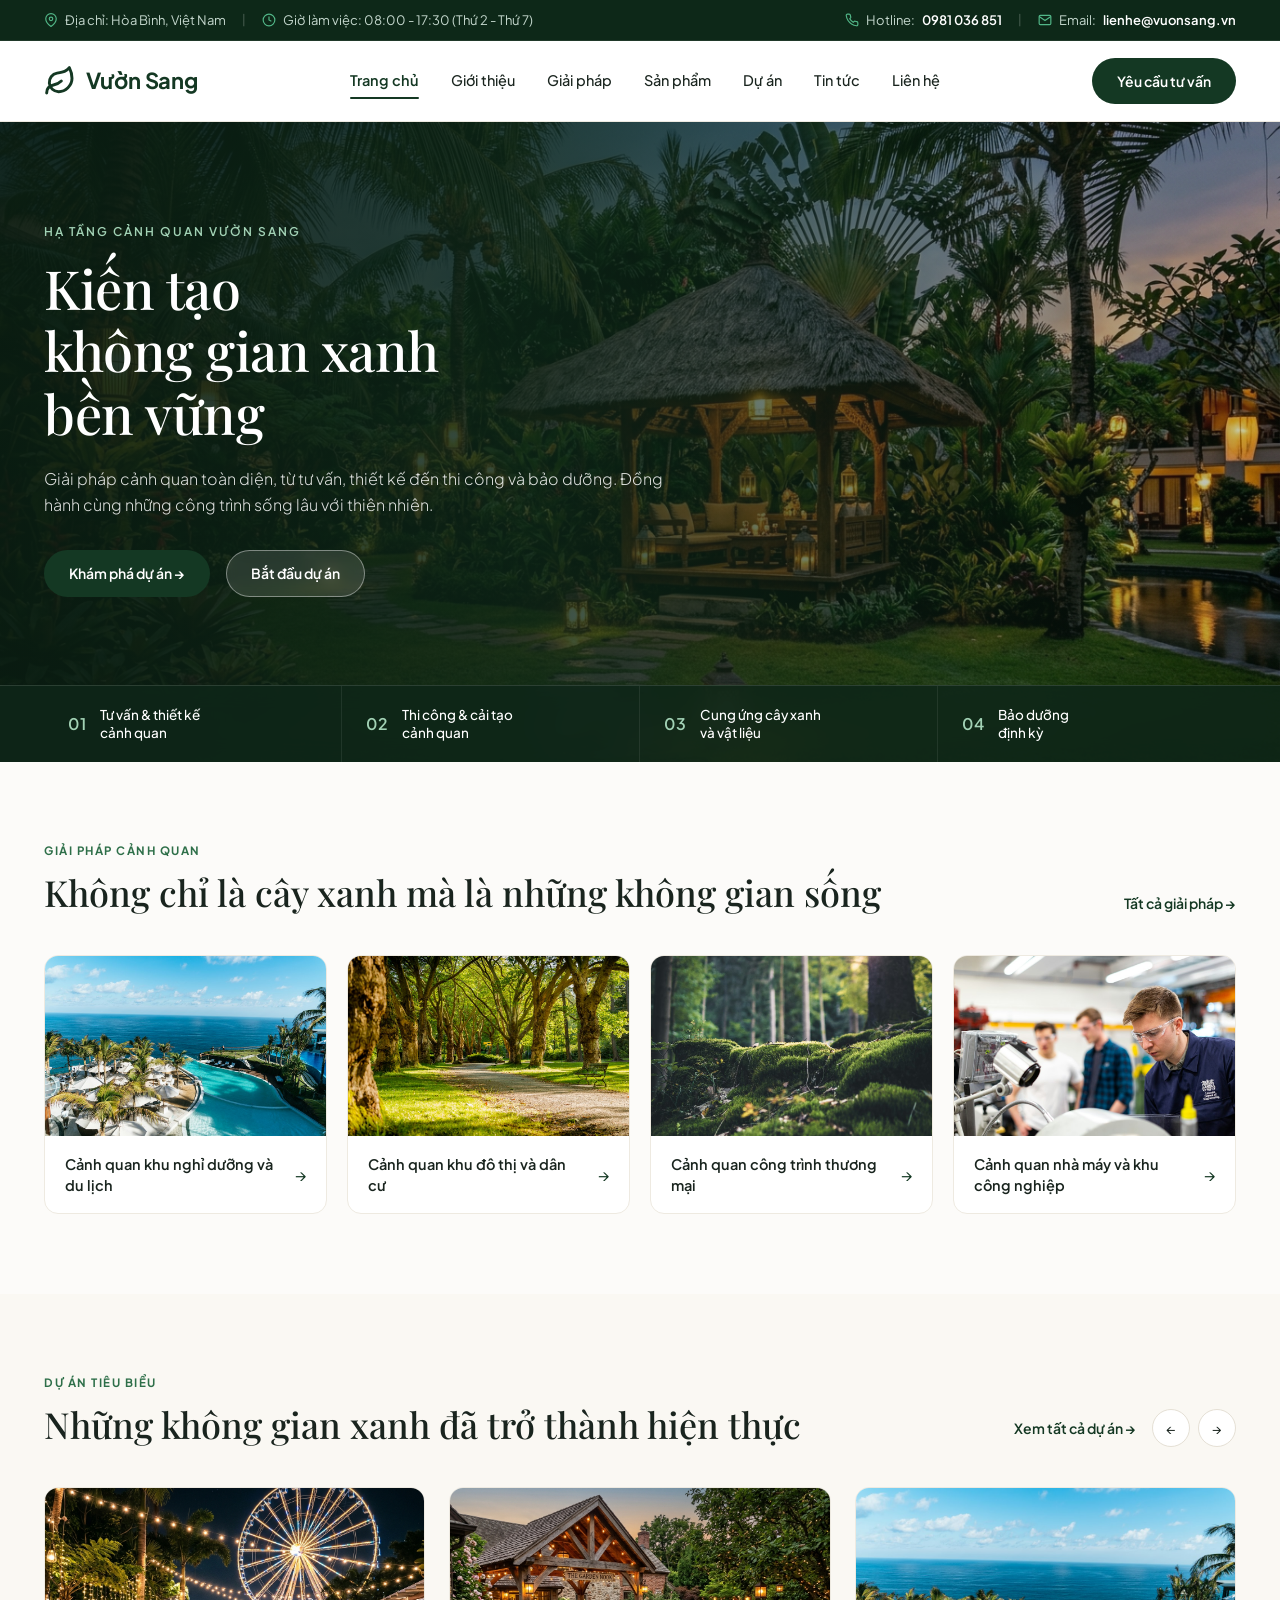
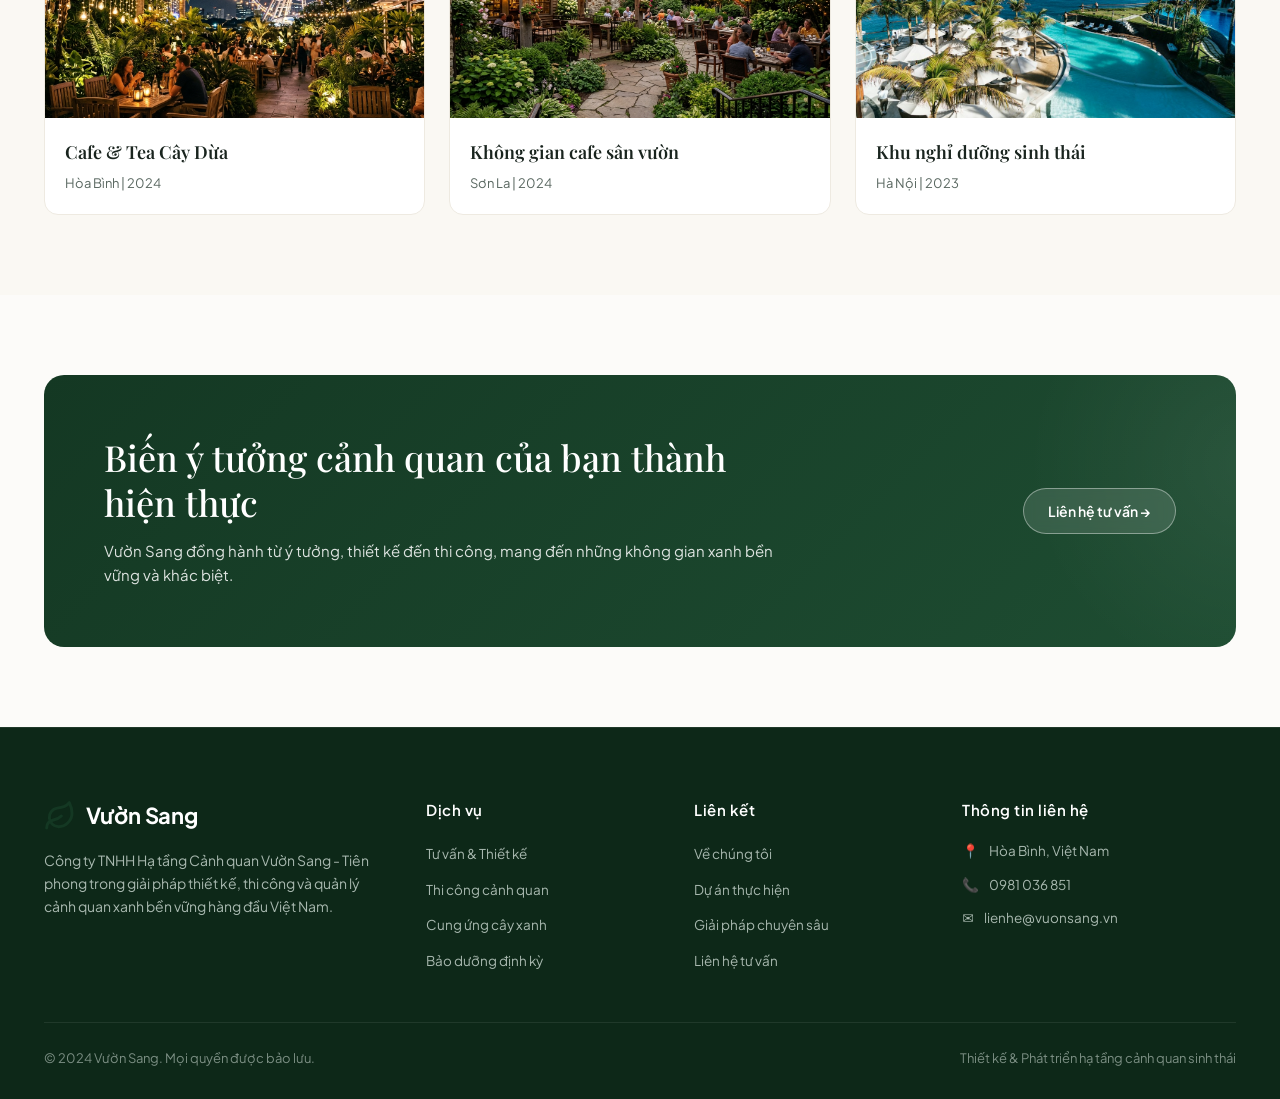
<file: index.html>
<!DOCTYPE html>
<html lang="vi">
<head>
  <meta charset="UTF-8">
  <meta name="viewport" content="width=device-width, initial-scale=1.0">
  <title>Vườn Sang - Hạ Tầng Cảnh Quan | Kiến Tạo Không Gian Xanh Bền Vững</title>
  <meta name="description" content="Giải pháp cảnh quan toàn diện từ tư vấn, thiết kế đến thi công và bảo dưỡng. Vườn Sang đồng hành kiến tạo không gian xanh bền vững.">
  <link rel="stylesheet" href="css/style.css">
  <link rel="stylesheet" href="css/animations.css">
</head>
<body>

  <!-- Top Contact Bar -->
  <div class="top-header-bar">
    <div class="container">
      <div class="top-bar-inner">
        <div class="top-bar-left">
          <span class="top-bar-item">
            <svg width="14" height="14" viewBox="0 0 24 24" fill="none" stroke="currentColor" stroke-width="2"><path d="M21 10c0 7-9 13-9 13s-9-6-9-13a9 9 0 0 1 18 0z"></path><circle cx="12" cy="10" r="3"></circle></svg>
            Địa chỉ: Hòa Bình, Việt Nam
          </span>
          <span class="top-bar-divider">|</span>
          <span class="top-bar-item">
            <svg width="14" height="14" viewBox="0 0 24 24" fill="none" stroke="currentColor" stroke-width="2"><circle cx="12" cy="12" r="10"></circle><polyline points="12 6 12 12 16 14"></polyline></svg>
            Giờ làm việc: 08:00 - 17:30 (Thứ 2 - Thứ 7)
          </span>
        </div>
        <div class="top-bar-right">
          <a href="tel:0981036851" class="top-bar-item">
            <svg width="14" height="14" viewBox="0 0 24 24" fill="none" stroke="currentColor" stroke-width="2"><path d="M22 16.92v3a2 2 0 0 1-2.18 2 19.79 19.79 0 0 1-8.63-3.07 19.5 19.5 0 0 1-6-6 19.79 19.79 0 0 1-3.07-8.67A2 2 0 0 1 4.11 2h3a2 2 0 0 1 2 1.72 12.84 12.84 0 0 0 .7 2.81 2 2 0 0 1-.45 2.11L8.09 9.91a16 16 0 0 0 6 6l1.27-1.27a2 2 0 0 1 2.11-.45 12.84 12.84 0 0 0 2.81.7A2 2 0 0 1 22 16.92z"></path></svg>
            Hotline: <strong>0981 036 851</strong>
          </a>
          <span class="top-bar-divider">|</span>
          <a href="mailto:lienhe@vuonsang.vn" class="top-bar-item">
            <svg width="14" height="14" viewBox="0 0 24 24" fill="none" stroke="currentColor" stroke-width="2"><path d="M4 4h16c1.1 0 2 .9 2 2v12c0 1.1-.9 2-2 2H4c-1.1 0-2-.9-2-2V6c0-1.1.9-2 2-2z"></path><polyline points="22,6 12,13 2,6"></polyline></svg>
            Email: <strong>lienhe@vuonsang.vn</strong>
          </a>
        </div>
      </div>
    </div>
  </div>

  <!-- Header / Navbar -->
  <header class="site-header" id="main-header">
    <div class="container">
      <div class="navbar-inner">
        <a href="index.html" class="logo-brand">
          <svg class="logo-icon" viewBox="0 0 24 24" fill="none" stroke="currentColor" stroke-width="2.2" stroke-linecap="round" stroke-linejoin="round">
            <path d="M11 20A7 7 0 0 1 9.8 6.1C15.5 5 17 4.48 19 2c1 2 2 4.18 2 8 0 5.5-4.78 10-10 10Z"/>
            <path d="M2 21c0-3 1.85-5.36 5.08-6C9.5 14.52 12 13 13 12"/>
          </svg>
          <span>Vườn Sang</span>
        </a>

        <nav class="nav-menu" id="nav-menu">
          <a href="index.html" class="nav-link active">Trang chủ</a>
          <a href="gioi-thieu.html" class="nav-link">Giới thiệu</a>
          <a href="giai-phap.html" class="nav-link">Giải pháp</a>
          <a href="giai-phap.html#vat-lieu" class="nav-link">Sản phẩm</a>
          <a href="du-an.html" class="nav-link">Dự án</a>
          <a href="gioi-thieu.html#tin-tuc" class="nav-link">Tin tức</a>
          <a href="lien-he.html" class="nav-link">Liên hệ</a>
        </nav>

        <div class="nav-cta">
          <a href="lien-he.html" class="btn-pill btn-primary">Yêu cầu tư vấn</a>
        </div>

        <button class="mobile-toggle" aria-label="Toggle navigation menu">
          <svg width="24" height="24" viewBox="0 0 24 24" fill="none" stroke="currentColor" stroke-width="2">
            <line x1="3" y1="12" x2="21" y2="12"></line>
            <line x1="3" y1="6" x2="21" y2="6"></line>
            <line x1="3" y1="18" x2="21" y2="18"></line>
          </svg>
        </button>
      </div>
    </div>
  </header>

  <!-- Hero Section -->
  <section class="hero-home">
    <div class="hero-overlay"></div>
    <div class="container">
      <div class="hero-content">
        <span class="sub-badge">HẠ TẦNG CẢNH QUAN VƯỜN SANG</span>
        <h1 class="hero-title">Kiến tạo<br>không gian xanh<br>bền vững</h1>
        <p class="hero-desc">
          Giải pháp cảnh quan toàn diện, từ tư vấn, thiết kế đến thi công và bảo dưỡng. Đồng hành cùng những công trình sống lâu với thiên nhiên.
        </p>
        <div class="hero-actions">
          <a href="du-an.html" class="btn-pill btn-primary">
            Khám phá dự án &rarr;
          </a>
          <a href="lien-he.html" class="btn-pill btn-outline-white">
            Bắt đầu dự án
          </a>
        </div>
      </div>
    </div>

    <!-- Hero Bottom Highlights Strip -->
    <div class="hero-bottom-strip">
      <div class="container">
        <div class="hero-strip-grid">
          <a href="giai-phap.html#tu-van" class="hero-strip-item">
            <span class="strip-num">01</span>
            <span class="strip-title">Tư vấn &amp; thiết kế<br>cảnh quan</span>
          </a>
          <a href="giai-phap.html#thi-cong" class="hero-strip-item">
            <span class="strip-num">02</span>
            <span class="strip-title">Thi công &amp; cải tạo<br>cảnh quan</span>
          </a>
          <a href="giai-phap.html#cung-ung" class="hero-strip-item">
            <span class="strip-num">03</span>
            <span class="strip-title">Cung ứng cây xanh<br>và vật liệu</span>
          </a>
          <a href="giai-phap.html#bao-duong" class="hero-strip-item">
            <span class="strip-num">04</span>
            <span class="strip-title">Bảo dưỡng<br>định kỳ</span>
          </a>
        </div>
      </div>
    </div>
  </section>

  <!-- Section: Giải pháp cảnh quan -->
  <section class="section-padding">
    <div class="container">
      <div class="section-head-row">
        <div>
          <span class="section-tag">GIẢI PHÁP CẢNH QUAN</span>
          <h2 class="section-title">Không chỉ là cây xanh mà là những không gian sống</h2>
        </div>
        <div>
          <a href="giai-phap.html" class="view-all-link">Tất cả giải pháp &rarr;</a>
        </div>
      </div>

      <div class="solutions-grid">
        <!-- Solution 1 -->
        <a href="du-an.html?cat=resort" class="solution-card">
          <div class="solution-card-img">
            <img src="images/resort_sinh_thai.jpg" alt="Cảnh quan khu nghỉ dưỡng và du lịch" loading="lazy">
          </div>
          <div class="solution-card-body">
            <span class="solution-card-title">Cảnh quan khu nghỉ dưỡng và du lịch</span>
            <span class="card-arrow">&rarr;</span>
          </div>
        </a>

        <!-- Solution 2 -->
        <a href="du-an.html?cat=dothi" class="solution-card">
          <div class="solution-card-img">
            <img src="images/khu_do_thi_sinh_thai.jpg" alt="Cảnh quan khu đô thị và dân cư" loading="lazy">
          </div>
          <div class="solution-card-body">
            <span class="solution-card-title">Cảnh quan khu đô thị và dân cư</span>
            <span class="card-arrow">&rarr;</span>
          </div>
        </a>

        <!-- Solution 3 -->
        <a href="du-an.html?cat=thuongmai" class="solution-card">
          <div class="solution-card-img">
            <img src="images/canh_quan_thuong_mai.jpg" alt="Cảnh quan công trình thương mại" loading="lazy">
          </div>
          <div class="solution-card-body">
            <span class="solution-card-title">Cảnh quan công trình thương mại</span>
            <span class="card-arrow">&rarr;</span>
          </div>
        </a>

        <!-- Solution 4 -->
        <a href="du-an.html?cat=nhamay" class="solution-card">
          <div class="solution-card-img">
            <img src="images/canh_quan_nha_may.jpg" alt="Cảnh quan nhà máy và khu công nghiệp" loading="lazy">
          </div>
          <div class="solution-card-body">
            <span class="solution-card-title">Cảnh quan nhà máy và khu công nghiệp</span>
            <span class="card-arrow">&rarr;</span>
          </div>
        </a>
      </div>
    </div>
  </section>

  <!-- Section: Dự án tiêu biểu -->
  <section class="section-padding" style="background: var(--bg-sand-light);">
    <div class="container">
      <div class="section-head-row">
        <div>
          <span class="section-tag">DỰ ÁN TIÊU BIỂU</span>
          <h2 class="section-title">Những không gian xanh đã trở thành hiện thực</h2>
        </div>
        <div class="projects-slider-controls">
          <a href="du-an.html" class="view-all-link">Xem tất cả dự án &rarr;</a>
          <div class="slider-arrows">
            <button class="slider-btn" id="prev-project" aria-label="Previous Project">&larr;</button>
            <button class="slider-btn" id="next-project" aria-label="Next Project">&rarr;</button>
          </div>
        </div>
      </div>

      <div class="projects-grid">
        <!-- Project 1 -->
        <a href="du-an-chi-tiet.html" class="project-card">
          <div class="project-card-img">
            <img src="images/cafe_cay_dua.jpg" alt="Cafe & Tea Cây Dừa" loading="lazy">
          </div>
          <div class="project-card-body">
            <h3 class="project-card-title">Cafe &amp; Tea Cây Dừa</h3>
            <p class="project-card-meta">Hòa Bình | 2024</p>
          </div>
        </a>

        <!-- Project 2 -->
        <a href="du-an-chi-tiet.html" class="project-card">
          <div class="project-card-img">
            <img src="images/cafe_san_vuon.jpg" alt="Không gian cafe sân vườn" loading="lazy">
          </div>
          <div class="project-card-body">
            <h3 class="project-card-title">Không gian cafe sân vườn</h3>
            <p class="project-card-meta">Sơn La | 2024</p>
          </div>
        </a>

        <!-- Project 3 -->
        <a href="du-an-chi-tiet.html" class="project-card">
          <div class="project-card-img">
            <img src="images/resort_sinh_thai.jpg" alt="Khu nghỉ dưỡng sinh thái" loading="lazy">
          </div>
          <div class="project-card-body">
            <h3 class="project-card-title">Khu nghỉ dưỡng sinh thái</h3>
            <p class="project-card-meta">Hà Nội | 2023</p>
          </div>
        </a>
      </div>
    </div>
  </section>

  <!-- CTA Banner Section -->
  <section class="section-padding">
    <div class="container">
      <div class="cta-banner">
        <div class="cta-banner-content">
          <h2 class="cta-title">Biến ý tưởng cảnh quan của bạn thành hiện thực</h2>
          <p class="cta-desc">
            Vườn Sang đồng hành từ ý tưởng, thiết kế đến thi công, mang đến những không gian xanh bền vững và khác biệt.
          </p>
        </div>
        <div class="cta-btn-wrap">
          <a href="lien-he.html" class="btn-pill btn-outline-white">
            Liên hệ tư vấn &rarr;
          </a>
        </div>
      </div>
    </div>
  </section>

  <!-- Footer -->
  <footer class="site-footer">
    <div class="container">
      <div class="footer-top-grid">
        <div class="footer-brand">
          <a href="index.html" class="logo-brand">
            <svg class="logo-icon" viewBox="0 0 24 24" fill="none" stroke="currentColor" stroke-width="2.2" stroke-linecap="round" stroke-linejoin="round">
              <path d="M11 20A7 7 0 0 1 9.8 6.1C15.5 5 17 4.48 19 2c1 2 2 4.18 2 8 0 5.5-4.78 10-10 10Z"/>
              <path d="M2 21c0-3 1.85-5.36 5.08-6C9.5 14.52 12 13 13 12"/>
            </svg>
            <span>Vườn Sang</span>
          </a>
          <p>
            Công ty TNHH Hạ tầng Cảnh quan Vườn Sang - Tiên phong trong giải pháp thiết kế, thi công và quản lý cảnh quan xanh bền vững hàng đầu Việt Nam.
          </p>
        </div>

        <div>
          <h4 class="footer-col-title">Dịch vụ</h4>
          <ul class="footer-links">
            <li><a href="giai-phap.html#tu-van">Tư vấn &amp; Thiết kế</a></li>
            <li><a href="giai-phap.html#thi-cong">Thi công cảnh quan</a></li>
            <li><a href="giai-phap.html#cung-ung">Cung ứng cây xanh</a></li>
            <li><a href="giai-phap.html#bao-duong">Bảo dưỡng định kỳ</a></li>
          </ul>
        </div>

        <div>
          <h4 class="footer-col-title">Liên kết</h4>
          <ul class="footer-links">
            <li><a href="gioi-thieu.html">Về chúng tôi</a></li>
            <li><a href="du-an.html">Dự án thực hiện</a></li>
            <li><a href="giai-phap.html">Giải pháp chuyên sâu</a></li>
            <li><a href="lien-he.html">Liên hệ tư vấn</a></li>
          </ul>
        </div>

        <div>
          <h4 class="footer-col-title">Thông tin liên hệ</h4>
          <ul class="footer-contact-list">
            <li>
              <span>📍</span>
              <span>Hòa Bình, Việt Nam</span>
            </li>
            <li>
              <span>📞</span>
              <span>0981 036 851</span>
            </li>
            <li>
              <span>✉️</span>
              <span>lienhe@vuonsang.vn</span>
            </li>
          </ul>
        </div>
      </div>

      <div class="footer-bottom">
        <div>&copy; 2024 Vườn Sang. Mọi quyền được bảo lưu.</div>
        <div>Thiết kế &amp; Phát triển hạ tầng cảnh quan sinh thái</div>
      </div>
    </div>
  </footer>

  <script src="js/main.js"></script>
</body>
</html>
</file>
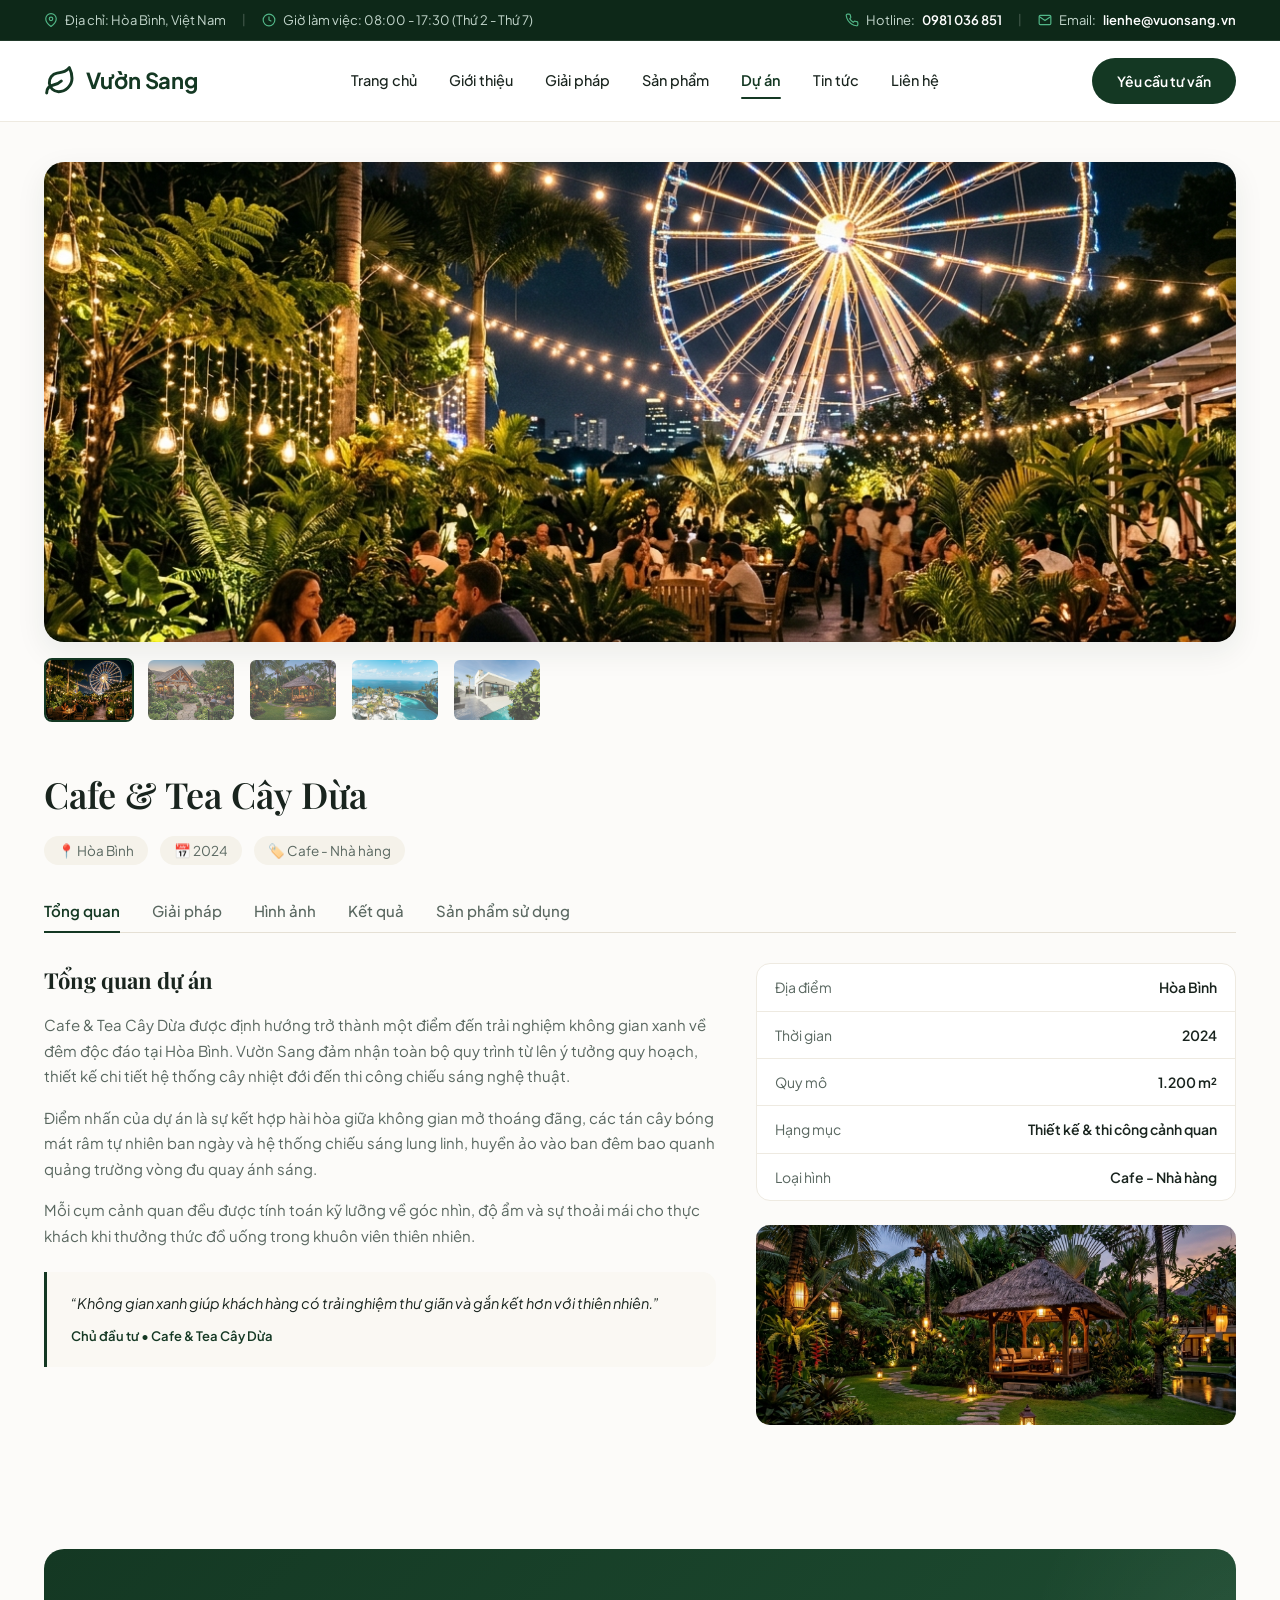
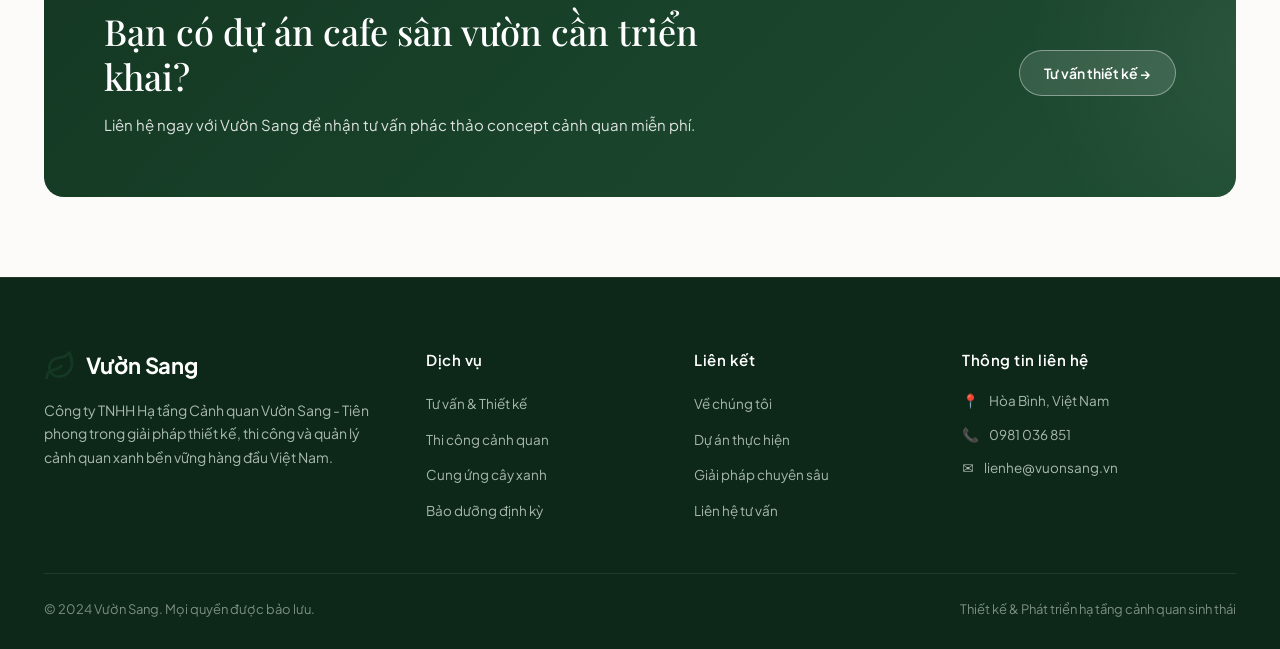
<file: du-an-chi-tiet.html>
<!DOCTYPE html>
<html lang="vi">
<head>
  <meta charset="UTF-8">
  <meta name="viewport" content="width=device-width, initial-scale=1.0">
  <title>Cafe & Tea Cây Dừa - Chi Tiết Dự Án | Vườn Sang</title>
  <meta name="description" content="Chi tiết dự án cảnh quan Cafe & Tea Cây Dừa tại Hòa Bình. Thiết kế cảnh quan cafe sân vườn kết hợp ánh sáng nghệ thuật và thảm thực vật sinh thái.">
  <link rel="stylesheet" href="css/style.css">
  <link rel="stylesheet" href="css/animations.css">
</head>
<body>

  <!-- Top Contact Bar -->
  <div class="top-header-bar">
    <div class="container">
      <div class="top-bar-inner">
        <div class="top-bar-left">
          <span class="top-bar-item">
            <svg width="14" height="14" viewBox="0 0 24 24" fill="none" stroke="currentColor" stroke-width="2"><path d="M21 10c0 7-9 13-9 13s-9-6-9-13a9 9 0 0 1 18 0z"></path><circle cx="12" cy="10" r="3"></circle></svg>
            Địa chỉ: Hòa Bình, Việt Nam
          </span>
          <span class="top-bar-divider">|</span>
          <span class="top-bar-item">
            <svg width="14" height="14" viewBox="0 0 24 24" fill="none" stroke="currentColor" stroke-width="2"><circle cx="12" cy="12" r="10"></circle><polyline points="12 6 12 12 16 14"></polyline></svg>
            Giờ làm việc: 08:00 - 17:30 (Thứ 2 - Thứ 7)
          </span>
        </div>
        <div class="top-bar-right">
          <a href="tel:0981036851" class="top-bar-item">
            <svg width="14" height="14" viewBox="0 0 24 24" fill="none" stroke="currentColor" stroke-width="2"><path d="M22 16.92v3a2 2 0 0 1-2.18 2 19.79 19.79 0 0 1-8.63-3.07 19.5 19.5 0 0 1-6-6 19.79 19.79 0 0 1-3.07-8.67A2 2 0 0 1 4.11 2h3a2 2 0 0 1 2 1.72 12.84 12.84 0 0 0 .7 2.81 2 2 0 0 1-.45 2.11L8.09 9.91a16 16 0 0 0 6 6l1.27-1.27a2 2 0 0 1 2.11-.45 12.84 12.84 0 0 0 2.81.7A2 2 0 0 1 22 16.92z"></path></svg>
            Hotline: <strong>0981 036 851</strong>
          </a>
          <span class="top-bar-divider">|</span>
          <a href="mailto:lienhe@vuonsang.vn" class="top-bar-item">
            <svg width="14" height="14" viewBox="0 0 24 24" fill="none" stroke="currentColor" stroke-width="2"><path d="M4 4h16c1.1 0 2 .9 2 2v12c0 1.1-.9 2-2 2H4c-1.1 0-2-.9-2-2V6c0-1.1.9-2 2-2z"></path><polyline points="22,6 12,13 2,6"></polyline></svg>
            Email: <strong>lienhe@vuonsang.vn</strong>
          </a>
        </div>
      </div>
    </div>
  </div>

  <!-- Header / Navbar -->
  <header class="site-header">
    <div class="container">
      <div class="navbar-inner">
        <a href="index.html" class="logo-brand">
          <svg class="logo-icon" viewBox="0 0 24 24" fill="none" stroke="currentColor" stroke-width="2.2" stroke-linecap="round" stroke-linejoin="round">
            <path d="M11 20A7 7 0 0 1 9.8 6.1C15.5 5 17 4.48 19 2c1 2 2 4.18 2 8 0 5.5-4.78 10-10 10Z"/>
            <path d="M2 21c0-3 1.85-5.36 5.08-6C9.5 14.52 12 13 13 12"/>
          </svg>
          <span>Vườn Sang</span>
        </a>

        <nav class="nav-menu">
          <a href="index.html" class="nav-link">Trang chủ</a>
          <a href="gioi-thieu.html" class="nav-link">Giới thiệu</a>
          <a href="giai-phap.html" class="nav-link">Giải pháp</a>
          <a href="giai-phap.html#vat-lieu" class="nav-link">Sản phẩm</a>
          <a href="du-an.html" class="nav-link active">Dự án</a>
          <a href="gioi-thieu.html#tin-tuc" class="nav-link">Tin tức</a>
          <a href="lien-he.html" class="nav-link">Liên hệ</a>
        </nav>

        <div class="nav-cta">
          <a href="lien-he.html" class="btn-pill btn-primary">Yêu cầu tư vấn</a>
        </div>

        <button class="mobile-toggle" aria-label="Toggle navigation menu">
          <svg width="24" height="24" viewBox="0 0 24 24" fill="none" stroke="currentColor" stroke-width="2">
            <line x1="3" y1="12" x2="21" y2="12"></line>
            <line x1="3" y1="6" x2="21" y2="6"></line>
            <line x1="3" y1="18" x2="21" y2="18"></line>
          </svg>
        </button>
      </div>
    </div>
  </header>

  <!-- Project Detail Main Content -->
  <main class="section-padding" style="padding-top: 40px;">
    <div class="container">
      
      <!-- Main Featured Image -->
      <div class="detail-hero-media">
        <img id="detail-main-img" src="images/cafe_cay_dua.jpg" alt="Cafe & Tea Cây Dừa - Hòa Bình" loading="eager">
      </div>

      <!-- Thumbnail Strip -->
      <div class="gallery-thumbs">
        <div class="gallery-thumb active" data-src="images/cafe_cay_dua.jpg">
          <img src="images/cafe_cay_dua.jpg" alt="Góc vòng quay mặt trời">
        </div>
        <div class="gallery-thumb" data-src="images/cafe_san_vuon.jpg">
          <img src="images/cafe_san_vuon.jpg" alt="Khu vực chòi ngắm cảnh">
        </div>
        <div class="gallery-thumb" data-src="images/hero_resort_garden.jpg">
          <img src="images/hero_resort_garden.jpg" alt="Hệ thống đèn lồng sân vườn">
        </div>
        <div class="gallery-thumb" data-src="images/resort_sinh_thai.jpg">
          <img src="images/resort_sinh_thai.jpg" alt="Không gian ăn uống ngoài trời">
        </div>
        <div class="gallery-thumb" data-src="images/garden_patio_meeting.jpg">
          <img src="images/garden_patio_meeting.jpg" alt="Bàn trà thư giãn">
        </div>
      </div>

      <!-- Project Header -->
      <div class="project-header-info">
        <h1 class="detail-title">Cafe &amp; Tea Cây Dừa</h1>
        <div class="detail-meta-pills">
          <span class="detail-meta-pill">📍 Hòa Bình</span>
          <span class="detail-meta-pill">📅 2024</span>
          <span class="detail-meta-pill">🏷️ Cafe - Nhà hàng</span>
        </div>
      </div>

      <!-- Project Tabs -->
      <div class="project-detail-tabs">
        <button class="detail-tab-btn active" data-tab="tab-overview">Tổng quan</button>
        <button class="detail-tab-btn" data-tab="tab-solutions">Giải pháp</button>
        <button class="detail-tab-btn" data-tab="tab-gallery">Hình ảnh</button>
        <button class="detail-tab-btn" data-tab="tab-results">Kết quả</button>
        <button class="detail-tab-btn" data-tab="tab-products">Sản phẩm sử dụng</button>
      </div>

      <!-- Tab Content: Overview -->
      <div class="tab-pane active" id="tab-overview">
        <div class="detail-body-grid">
          <!-- Left Column -->
          <div class="detail-text-content">
            <h3>Tổng quan dự án</h3>
            <p>
              Cafe &amp; Tea Cây Dừa được định hướng trở thành một điểm đến trải nghiệm không gian xanh về đêm độc đáo tại Hòa Bình. Vườn Sang đảm nhận toàn bộ quy trình từ lên ý tưởng quy hoạch, thiết kế chi tiết hệ thống cây nhiệt đới đến thi công chiếu sáng nghệ thuật.
            </p>
            <p>
              Điểm nhấn của dự án là sự kết hợp hài hòa giữa không gian mở thoáng đãng, các tán cây bóng mát râm tự nhiên ban ngày và hệ thống chiếu sáng lung linh, huyền ảo vào ban đêm bao quanh quảng trường vòng đu quay ánh sáng.
            </p>
            <p>
              Mỗi cụm cảnh quan đều được tính toán kỹ lưỡng về góc nhìn, độ ẩm và sự thoải mái cho thực khách khi thưởng thức đồ uống trong khuôn viên thiên nhiên.
            </p>

            <!-- Testimonial Quote -->
            <div class="quote-box">
              <p>“Không gian xanh giúp khách hàng có trải nghiệm thư giãn và gắn kết hơn với thiên nhiên.”</p>
              <span class="quote-author">Chủ đầu tư &bull; Cafe &amp; Tea Cây Dừa</span>
            </div>
          </div>

          <!-- Right Column -->
          <div>
            <div class="project-specs-table">
              <div class="specs-row">
                <span class="specs-label">Địa điểm</span>
                <span class="specs-value">Hòa Bình</span>
              </div>
              <div class="specs-row">
                <span class="specs-label">Thời gian</span>
                <span class="specs-value">2024</span>
              </div>
              <div class="specs-row">
                <span class="specs-label">Quy mô</span>
                <span class="specs-value">1.200 m²</span>
              </div>
              <div class="specs-row">
                <span class="specs-label">Hạng mục</span>
                <span class="specs-value">Thiết kế &amp; thi công cảnh quan</span>
              </div>
              <div class="specs-row">
                <span class="specs-label">Loại hình</span>
                <span class="specs-value">Cafe - Nhà hàng</span>
              </div>
            </div>

            <div class="specs-side-thumb">
              <img src="images/hero_resort_garden.jpg" alt="Cảnh quan chòi gỗ và lối đi đá" loading="lazy">
            </div>
          </div>
        </div>
      </div>

      <!-- Tab Content: Giải pháp -->
      <div class="tab-pane" id="tab-solutions">
        <div class="detail-text-content">
          <h3>Giải pháp kiến trúc cảnh quan</h3>
          <p>
            - Phân tầng cây xanh theo 3 lớp: cây bóng mát tầng cao (Dừa xiêm, Muồng hoàng yến), cây bụi tầng trung (Chuối cảnh, Trúc quân tử, Trầu bà) và thảm phủ nền (Cỏ nhung nhật kết hợp đá bước dạo cubic).
          </p>
          <p>
            - Hệ thống tưới tự động âm đất tiết kiệm nước và duy trì độ tươi tốt quanh năm.
          </p>
          <p>
            - Chiếu sáng LED 3000K ấm áp tạo chiều sâu và tôn vinh cấu trúc của từng tán lá khi màn đêm buông xuống.
          </p>
        </div>
      </div>

      <!-- Tab Content: Hình ảnh -->
      <div class="tab-pane" id="tab-gallery">
        <div class="solutions-grid" style="grid-template-columns: repeat(3, 1fr);">
          <div class="solution-card">
            <div class="solution-card-img" style="height: 220px;">
              <img src="images/cafe_cay_dua.jpg" alt="Góc vòng xoay">
            </div>
          </div>
          <div class="solution-card">
            <div class="solution-card-img" style="height: 220px;">
              <img src="images/cafe_san_vuon.jpg" alt="Chòi cafe gỗ">
            </div>
          </div>
          <div class="solution-card">
            <div class="solution-card-img" style="height: 220px;">
              <img src="images/resort_sinh_thai.jpg" alt="Khu bàn tiệc ngoài trời">
            </div>
          </div>
        </div>
      </div>

      <!-- Tab Content: Kết quả -->
      <div class="tab-pane" id="tab-results">
        <div class="detail-text-content">
          <h3>Kết quả đạt được</h3>
          <p>
            Sau khi đi vào hoạt động, Cafe &amp; Tea Cây Dừa đã trở thành địa điểm check-in và thư giãn hàng đầu khu vực, thu hút hơn 800 lượt khách mỗi ngày vào cuối tuần. Tỷ lệ phủ xanh đạt trên 65% tổng diện tích khuôn viên.
          </p>
        </div>
      </div>

      <!-- Tab Content: Sản phẩm sử dụng -->
      <div class="tab-pane" id="tab-products">
        <div class="detail-text-content">
          <h3>Cây trồng và vật liệu tiêu biểu</h3>
          <ul style="list-style: disc; margin-left: 20px; color: var(--text-secondary); line-height: 1.8;">
            <li>Cây Dừa nhiệt đới thuần dưỡng cao từ 4m - 6m</li>
            <li>Cây Dương xỉ cổ đại, Chuối hoa cảnh, Thiên điểu</li>
            <li>Đá lát tự nhiên Bazan khò mặt chống trơn trượt</li>
            <li>Hệ thống đèn nấm sân vườn chống nước IP67</li>
          </ul>
        </div>
      </div>

    </div>
  </main>

  <!-- CTA Banner -->
  <section class="section-padding" style="padding-top: 20px;">
    <div class="container">
      <div class="cta-banner">
        <div class="cta-banner-content">
          <h2 class="cta-title">Bạn có dự án cafe sân vườn cần triển khai?</h2>
          <p class="cta-desc">
            Liên hệ ngay với Vườn Sang để nhận tư vấn phác thảo concept cảnh quan miễn phí.
          </p>
        </div>
        <div class="cta-btn-wrap">
          <a href="lien-he.html" class="btn-pill btn-outline-white">
            Tư vấn thiết kế &rarr;
          </a>
        </div>
      </div>
    </div>
  </section>

  <!-- Footer -->
  <footer class="site-footer">
    <div class="container">
      <div class="footer-top-grid">
        <div class="footer-brand">
          <a href="index.html" class="logo-brand">
            <svg class="logo-icon" viewBox="0 0 24 24" fill="none" stroke="currentColor" stroke-width="2.2" stroke-linecap="round" stroke-linejoin="round">
              <path d="M11 20A7 7 0 0 1 9.8 6.1C15.5 5 17 4.48 19 2c1 2 2 4.18 2 8 0 5.5-4.78 10-10 10Z"/>
              <path d="M2 21c0-3 1.85-5.36 5.08-6C9.5 14.52 12 13 13 12"/>
            </svg>
            <span>Vườn Sang</span>
          </a>
          <p>
            Công ty TNHH Hạ tầng Cảnh quan Vườn Sang - Tiên phong trong giải pháp thiết kế, thi công và quản lý cảnh quan xanh bền vững hàng đầu Việt Nam.
          </p>
        </div>

        <div>
          <h4 class="footer-col-title">Dịch vụ</h4>
          <ul class="footer-links">
            <li><a href="giai-phap.html#tu-van">Tư vấn &amp; Thiết kế</a></li>
            <li><a href="giai-phap.html#thi-cong">Thi công cảnh quan</a></li>
            <li><a href="giai-phap.html#cung-ung">Cung ứng cây xanh</a></li>
            <li><a href="giai-phap.html#bao-duong">Bảo dưỡng định kỳ</a></li>
          </ul>
        </div>

        <div>
          <h4 class="footer-col-title">Liên kết</h4>
          <ul class="footer-links">
            <li><a href="gioi-thieu.html">Về chúng tôi</a></li>
            <li><a href="du-an.html">Dự án thực hiện</a></li>
            <li><a href="giai-phap.html">Giải pháp chuyên sâu</a></li>
            <li><a href="lien-he.html">Liên hệ tư vấn</a></li>
          </ul>
        </div>

        <div>
          <h4 class="footer-col-title">Thông tin liên hệ</h4>
          <ul class="footer-contact-list">
            <li><span>📍</span><span>Hòa Bình, Việt Nam</span></li>
            <li><span>📞</span><span>0981 036 851</span></li>
            <li><span>✉️</span><span>lienhe@vuonsang.vn</span></li>
          </ul>
        </div>
      </div>

      <div class="footer-bottom">
        <div>&copy; 2024 Vườn Sang. Mọi quyền được bảo lưu.</div>
        <div>Thiết kế &amp; Phát triển hạ tầng cảnh quan sinh thái</div>
      </div>
    </div>
  </footer>

  <script src="js/main.js"></script>
</body>
</html>
</file>
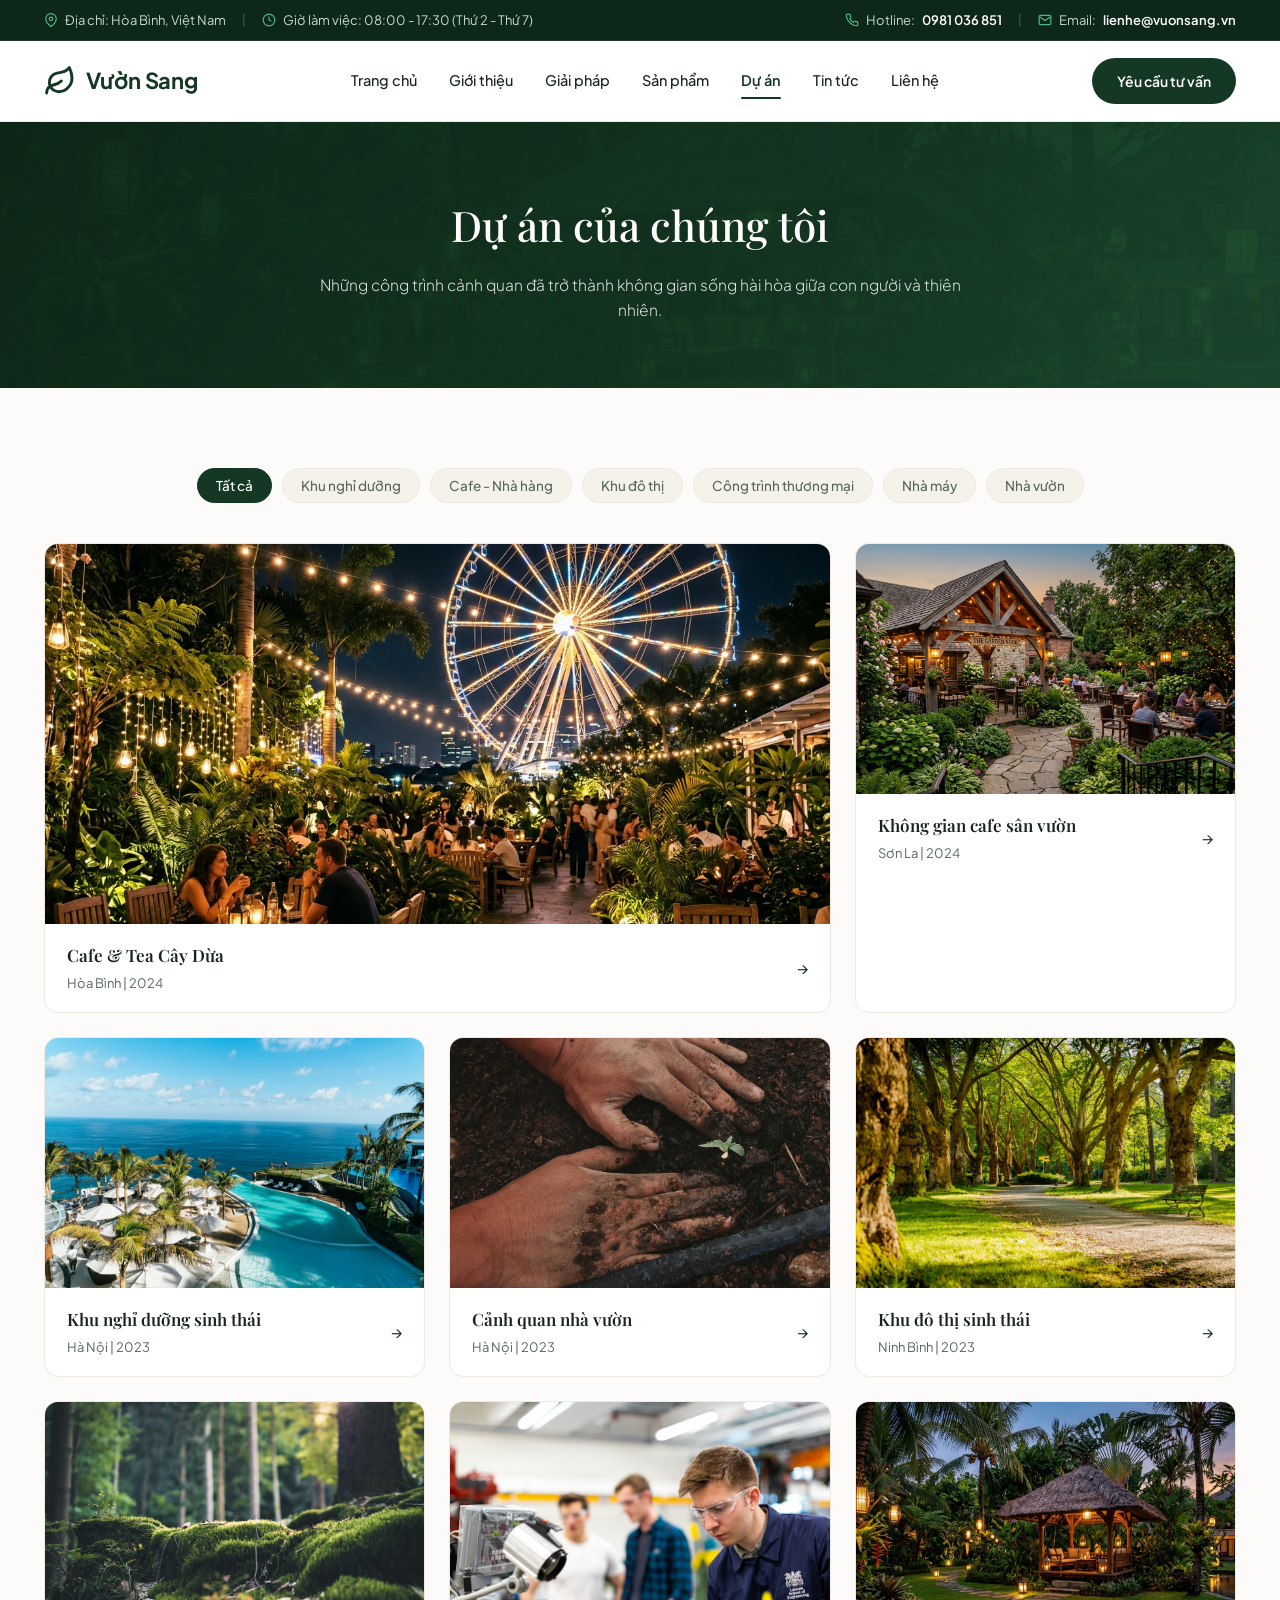
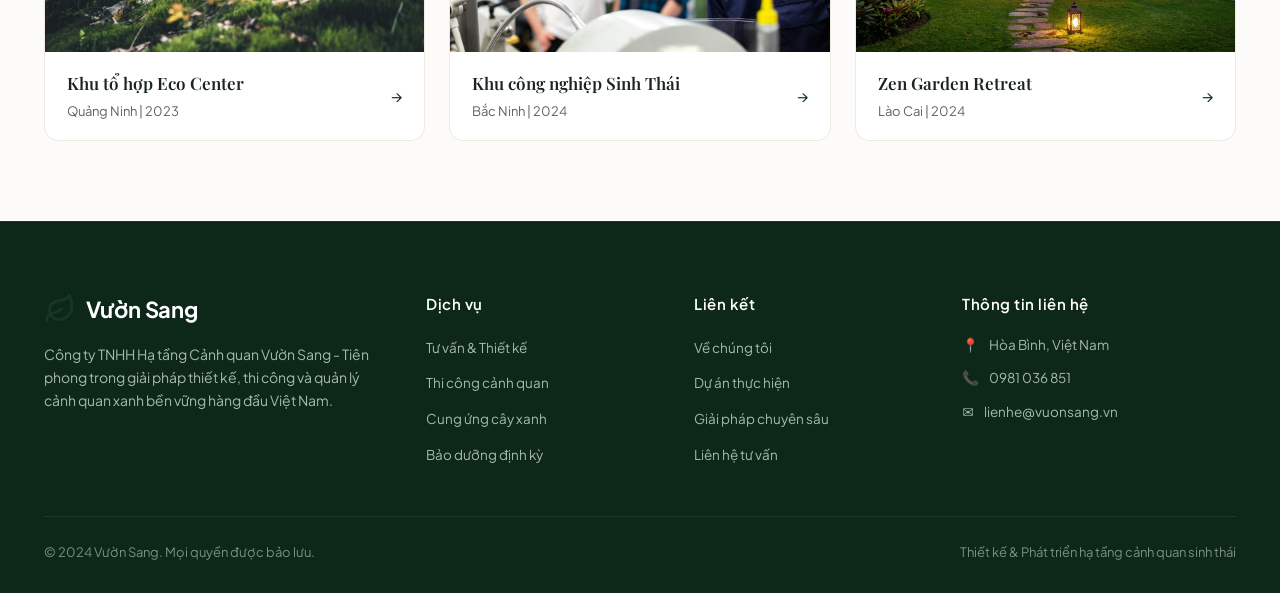
<file: du-an.html>
<!DOCTYPE html>
<html lang="vi">
<head>
  <meta charset="UTF-8">
  <meta name="viewport" content="width=device-width, initial-scale=1.0">
  <title>Dự Án Cảnh Quan - Vườn Sang | Các Dự Án Tiêu Biểu</title>
  <meta name="description" content="Khám phá các dự án cảnh quan tiêu biểu do Vườn Sang thiết kế và thi công: resort, cafe sân vườn, khu đô thị, nhà vườn sinh thái.">
  <link rel="stylesheet" href="css/style.css">
  <link rel="stylesheet" href="css/animations.css">
</head>
<body>

  <!-- Top Contact Bar -->
  <div class="top-header-bar">
    <div class="container">
      <div class="top-bar-inner">
        <div class="top-bar-left">
          <span class="top-bar-item">
            <svg width="14" height="14" viewBox="0 0 24 24" fill="none" stroke="currentColor" stroke-width="2"><path d="M21 10c0 7-9 13-9 13s-9-6-9-13a9 9 0 0 1 18 0z"></path><circle cx="12" cy="10" r="3"></circle></svg>
            Địa chỉ: Hòa Bình, Việt Nam
          </span>
          <span class="top-bar-divider">|</span>
          <span class="top-bar-item">
            <svg width="14" height="14" viewBox="0 0 24 24" fill="none" stroke="currentColor" stroke-width="2"><circle cx="12" cy="12" r="10"></circle><polyline points="12 6 12 12 16 14"></polyline></svg>
            Giờ làm việc: 08:00 - 17:30 (Thứ 2 - Thứ 7)
          </span>
        </div>
        <div class="top-bar-right">
          <a href="tel:0981036851" class="top-bar-item">
            <svg width="14" height="14" viewBox="0 0 24 24" fill="none" stroke="currentColor" stroke-width="2"><path d="M22 16.92v3a2 2 0 0 1-2.18 2 19.79 19.79 0 0 1-8.63-3.07 19.5 19.5 0 0 1-6-6 19.79 19.79 0 0 1-3.07-8.67A2 2 0 0 1 4.11 2h3a2 2 0 0 1 2 1.72 12.84 12.84 0 0 0 .7 2.81 2 2 0 0 1-.45 2.11L8.09 9.91a16 16 0 0 0 6 6l1.27-1.27a2 2 0 0 1 2.11-.45 12.84 12.84 0 0 0 2.81.7A2 2 0 0 1 22 16.92z"></path></svg>
            Hotline: <strong>0981 036 851</strong>
          </a>
          <span class="top-bar-divider">|</span>
          <a href="mailto:lienhe@vuonsang.vn" class="top-bar-item">
            <svg width="14" height="14" viewBox="0 0 24 24" fill="none" stroke="currentColor" stroke-width="2"><path d="M4 4h16c1.1 0 2 .9 2 2v12c0 1.1-.9 2-2 2H4c-1.1 0-2-.9-2-2V6c0-1.1.9-2 2-2z"></path><polyline points="22,6 12,13 2,6"></polyline></svg>
            Email: <strong>lienhe@vuonsang.vn</strong>
          </a>
        </div>
      </div>
    </div>
  </div>

  <!-- Header / Navbar -->
  <header class="site-header">
    <div class="container">
      <div class="navbar-inner">
        <a href="index.html" class="logo-brand">
          <svg class="logo-icon" viewBox="0 0 24 24" fill="none" stroke="currentColor" stroke-width="2.2" stroke-linecap="round" stroke-linejoin="round">
            <path d="M11 20A7 7 0 0 1 9.8 6.1C15.5 5 17 4.48 19 2c1 2 2 4.18 2 8 0 5.5-4.78 10-10 10Z"/>
            <path d="M2 21c0-3 1.85-5.36 5.08-6C9.5 14.52 12 13 13 12"/>
          </svg>
          <span>Vườn Sang</span>
        </a>

        <nav class="nav-menu">
          <a href="index.html" class="nav-link">Trang chủ</a>
          <a href="gioi-thieu.html" class="nav-link">Giới thiệu</a>
          <a href="giai-phap.html" class="nav-link">Giải pháp</a>
          <a href="giai-phap.html#vat-lieu" class="nav-link">Sản phẩm</a>
          <a href="du-an.html" class="nav-link active">Dự án</a>
          <a href="gioi-thieu.html#tin-tuc" class="nav-link">Tin tức</a>
          <a href="lien-he.html" class="nav-link">Liên hệ</a>
        </nav>

        <div class="nav-cta">
          <a href="lien-he.html" class="btn-pill btn-primary">Yêu cầu tư vấn</a>
        </div>

        <button class="mobile-toggle" aria-label="Toggle navigation menu">
          <svg width="24" height="24" viewBox="0 0 24 24" fill="none" stroke="currentColor" stroke-width="2">
            <line x1="3" y1="12" x2="21" y2="12"></line>
            <line x1="3" y1="6" x2="21" y2="6"></line>
            <line x1="3" y1="18" x2="21" y2="18"></line>
          </svg>
        </button>
      </div>
    </div>
  </header>

  <!-- Page Hero Banner -->
  <section class="page-hero">
    <div class="container">
      <h1 class="page-hero-title">Dự án của chúng tôi</h1>
      <p class="page-hero-sub">
        Những công trình cảnh quan đã trở thành không gian sống hài hòa giữa con người và thiên nhiên.
      </p>
    </div>
  </section>

  <!-- Projects Section with Filter -->
  <section class="section-padding">
    <div class="container">
      <!-- Filter Tabs -->
      <div class="filter-tabs">
        <button class="filter-tab active" data-filter="all">Tất cả</button>
        <button class="filter-tab" data-filter="resort">Khu nghỉ dưỡng</button>
        <button class="filter-tab" data-filter="cafe">Cafe - Nhà hàng</button>
        <button class="filter-tab" data-filter="dothi">Khu đô thị</button>
        <button class="filter-tab" data-filter="thuongmai">Công trình thương mại</button>
        <button class="filter-tab" data-filter="nhamay">Nhà máy</button>
        <button class="filter-tab" data-filter="nhavuon">Nhà vườn</button>
      </div>

      <!-- Projects Masonry / Asymmetric Grid matching mockup -->
      <div class="projects-masonry">
        <!-- Item 1: Big Featured Project (col-8) -->
        <div class="project-item-col-8 project-filter-item" data-category="cafe">
          <a href="du-an-chi-tiet.html" class="project-item-card">
            <div class="card-media">
              <img src="images/cafe_cay_dua.jpg" alt="Cafe & Tea Cây Dừa" loading="lazy">
            </div>
            <div class="card-content">
              <div>
                <h3 class="title-text">Cafe &amp; Tea Cây Dừa</h3>
                <p class="location-year">Hòa Bình | 2024</p>
              </div>
              <span class="card-arrow">&rarr;</span>
            </div>
          </a>
        </div>

        <!-- Item 2: Col-4 -->
        <div class="project-item-col-4 project-filter-item" data-category="cafe">
          <a href="du-an-chi-tiet.html" class="project-item-card">
            <div class="card-media">
              <img src="images/cafe_san_vuon.jpg" alt="Không gian cafe sân vườn" loading="lazy">
            </div>
            <div class="card-content">
              <div>
                <h3 class="title-text">Không gian cafe sân vườn</h3>
                <p class="location-year">Sơn La | 2024</p>
              </div>
              <span class="card-arrow">&rarr;</span>
            </div>
          </a>
        </div>

        <!-- Item 3: Col-4 -->
        <div class="project-item-col-4 project-filter-item" data-category="resort">
          <a href="du-an-chi-tiet.html" class="project-item-card">
            <div class="card-media">
              <img src="images/resort_sinh_thai.jpg" alt="Khu nghỉ dưỡng sinh thái" loading="lazy">
            </div>
            <div class="card-content">
              <div>
                <h3 class="title-text">Khu nghỉ dưỡng sinh thái</h3>
                <p class="location-year">Hà Nội | 2023</p>
              </div>
              <span class="card-arrow">&rarr;</span>
            </div>
          </a>
        </div>

        <!-- Item 4: Col-4 -->
        <div class="project-item-col-4 project-filter-item" data-category="nhavuon">
          <a href="du-an-chi-tiet.html" class="project-item-card">
            <div class="card-media">
              <img src="images/canh_quan_nha_vuon.jpg" alt="Cảnh quan nhà vườn" loading="lazy">
            </div>
            <div class="card-content">
              <div>
                <h3 class="title-text">Cảnh quan nhà vườn</h3>
                <p class="location-year">Hà Nội | 2023</p>
              </div>
              <span class="card-arrow">&rarr;</span>
            </div>
          </a>
        </div>

        <!-- Item 5: Col-4 -->
        <div class="project-item-col-4 project-filter-item" data-category="dothi">
          <a href="du-an-chi-tiet.html" class="project-item-card">
            <div class="card-media">
              <img src="images/khu_do_thi_sinh_thai.jpg" alt="Khu đô thị sinh thái" loading="lazy">
            </div>
            <div class="card-content">
              <div>
                <h3 class="title-text">Khu đô thị sinh thái</h3>
                <p class="location-year">Ninh Bình | 2023</p>
              </div>
              <span class="card-arrow">&rarr;</span>
            </div>
          </a>
        </div>

        <!-- Additional Item 6: Commercial -->
        <div class="project-item-col-4 project-filter-item" data-category="thuongmai">
          <a href="du-an-chi-tiet.html" class="project-item-card">
            <div class="card-media">
              <img src="images/canh_quan_thuong_mai.jpg" alt="Cảnh quan công trình thương mại" loading="lazy">
            </div>
            <div class="card-content">
              <div>
                <h3 class="title-text">Khu tổ hợp Eco Center</h3>
                <p class="location-year">Quảng Ninh | 2023</p>
              </div>
              <span class="card-arrow">&rarr;</span>
            </div>
          </a>
        </div>

        <!-- Additional Item 7: Factory -->
        <div class="project-item-col-4 project-filter-item" data-category="nhamay">
          <a href="du-an-chi-tiet.html" class="project-item-card">
            <div class="card-media">
              <img src="images/canh_quan_nha_may.jpg" alt="Cảnh quan nhà máy xanh" loading="lazy">
            </div>
            <div class="card-content">
              <div>
                <h3 class="title-text">Khu công nghiệp Sinh Thái</h3>
                <p class="location-year">Bắc Ninh | 2024</p>
              </div>
              <span class="card-arrow">&rarr;</span>
            </div>
          </a>
        </div>

        <!-- Additional Item 8: Resort -->
        <div class="project-item-col-4 project-filter-item" data-category="resort">
          <a href="du-an-chi-tiet.html" class="project-item-card">
            <div class="card-media">
              <img src="images/hero_resort_garden.jpg" alt="Zen Garden Retreat" loading="lazy">
            </div>
            <div class="card-content">
              <div>
                <h3 class="title-text">Zen Garden Retreat</h3>
                <p class="location-year">Lào Cai | 2024</p>
              </div>
              <span class="card-arrow">&rarr;</span>
            </div>
          </a>
        </div>
      </div>
    </div>
  </section>

  <!-- Footer -->
  <footer class="site-footer">
    <div class="container">
      <div class="footer-top-grid">
        <div class="footer-brand">
          <a href="index.html" class="logo-brand">
            <svg class="logo-icon" viewBox="0 0 24 24" fill="none" stroke="currentColor" stroke-width="2.2" stroke-linecap="round" stroke-linejoin="round">
              <path d="M11 20A7 7 0 0 1 9.8 6.1C15.5 5 17 4.48 19 2c1 2 2 4.18 2 8 0 5.5-4.78 10-10 10Z"/>
              <path d="M2 21c0-3 1.85-5.36 5.08-6C9.5 14.52 12 13 13 12"/>
            </svg>
            <span>Vườn Sang</span>
          </a>
          <p>
            Công ty TNHH Hạ tầng Cảnh quan Vườn Sang - Tiên phong trong giải pháp thiết kế, thi công và quản lý cảnh quan xanh bền vững hàng đầu Việt Nam.
          </p>
        </div>

        <div>
          <h4 class="footer-col-title">Dịch vụ</h4>
          <ul class="footer-links">
            <li><a href="giai-phap.html#tu-van">Tư vấn &amp; Thiết kế</a></li>
            <li><a href="giai-phap.html#thi-cong">Thi công cảnh quan</a></li>
            <li><a href="giai-phap.html#cung-ung">Cung ứng cây xanh</a></li>
            <li><a href="giai-phap.html#bao-duong">Bảo dưỡng định kỳ</a></li>
          </ul>
        </div>

        <div>
          <h4 class="footer-col-title">Liên kết</h4>
          <ul class="footer-links">
            <li><a href="gioi-thieu.html">Về chúng tôi</a></li>
            <li><a href="du-an.html">Dự án thực hiện</a></li>
            <li><a href="giai-phap.html">Giải pháp chuyên sâu</a></li>
            <li><a href="lien-he.html">Liên hệ tư vấn</a></li>
          </ul>
        </div>

        <div>
          <h4 class="footer-col-title">Thông tin liên hệ</h4>
          <ul class="footer-contact-list">
            <li><span>📍</span><span>Hòa Bình, Việt Nam</span></li>
            <li><span>📞</span><span>0981 036 851</span></li>
            <li><span>✉️</span><span>lienhe@vuonsang.vn</span></li>
          </ul>
        </div>
      </div>

      <div class="footer-bottom">
        <div>&copy; 2024 Vườn Sang. Mọi quyền được bảo lưu.</div>
        <div>Thiết kế &amp; Phát triển hạ tầng cảnh quan sinh thái</div>
      </div>
    </div>
  </footer>

  <script src="js/main.js"></script>
</body>
</html>
</file>
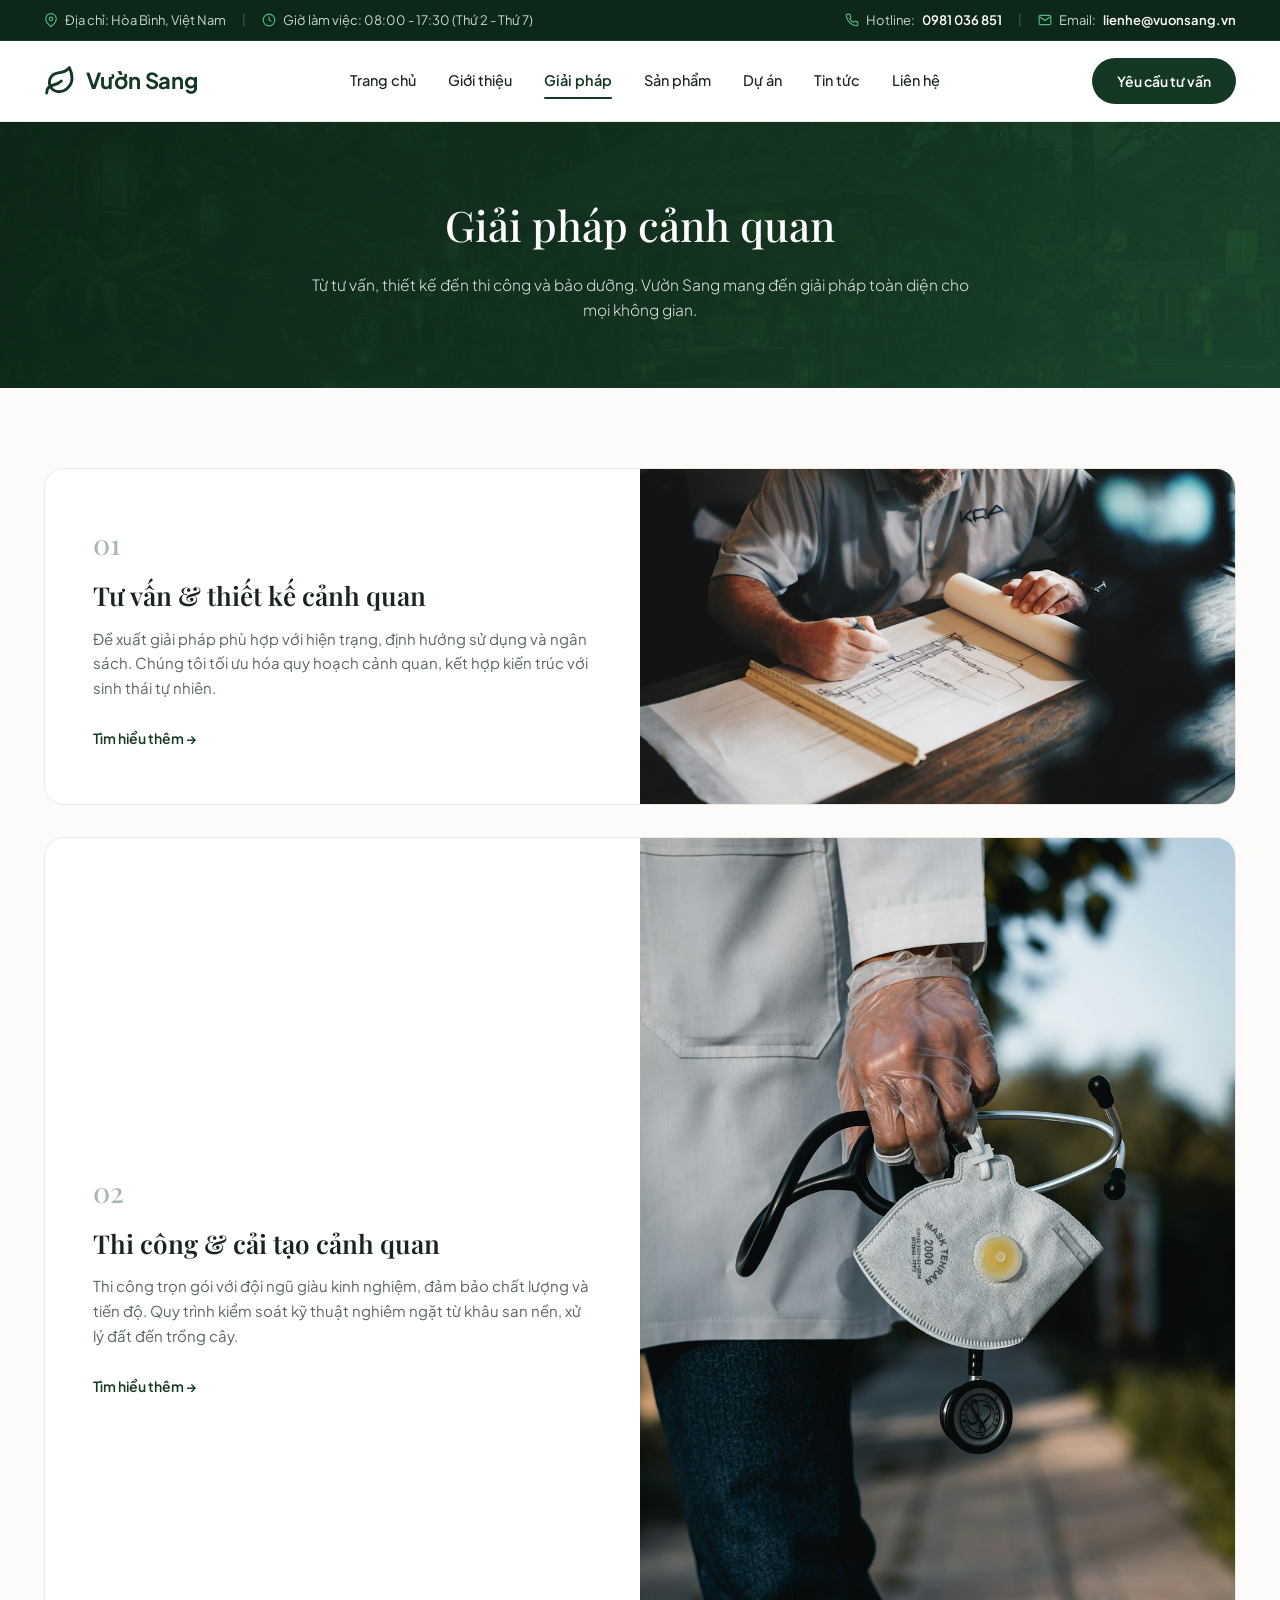
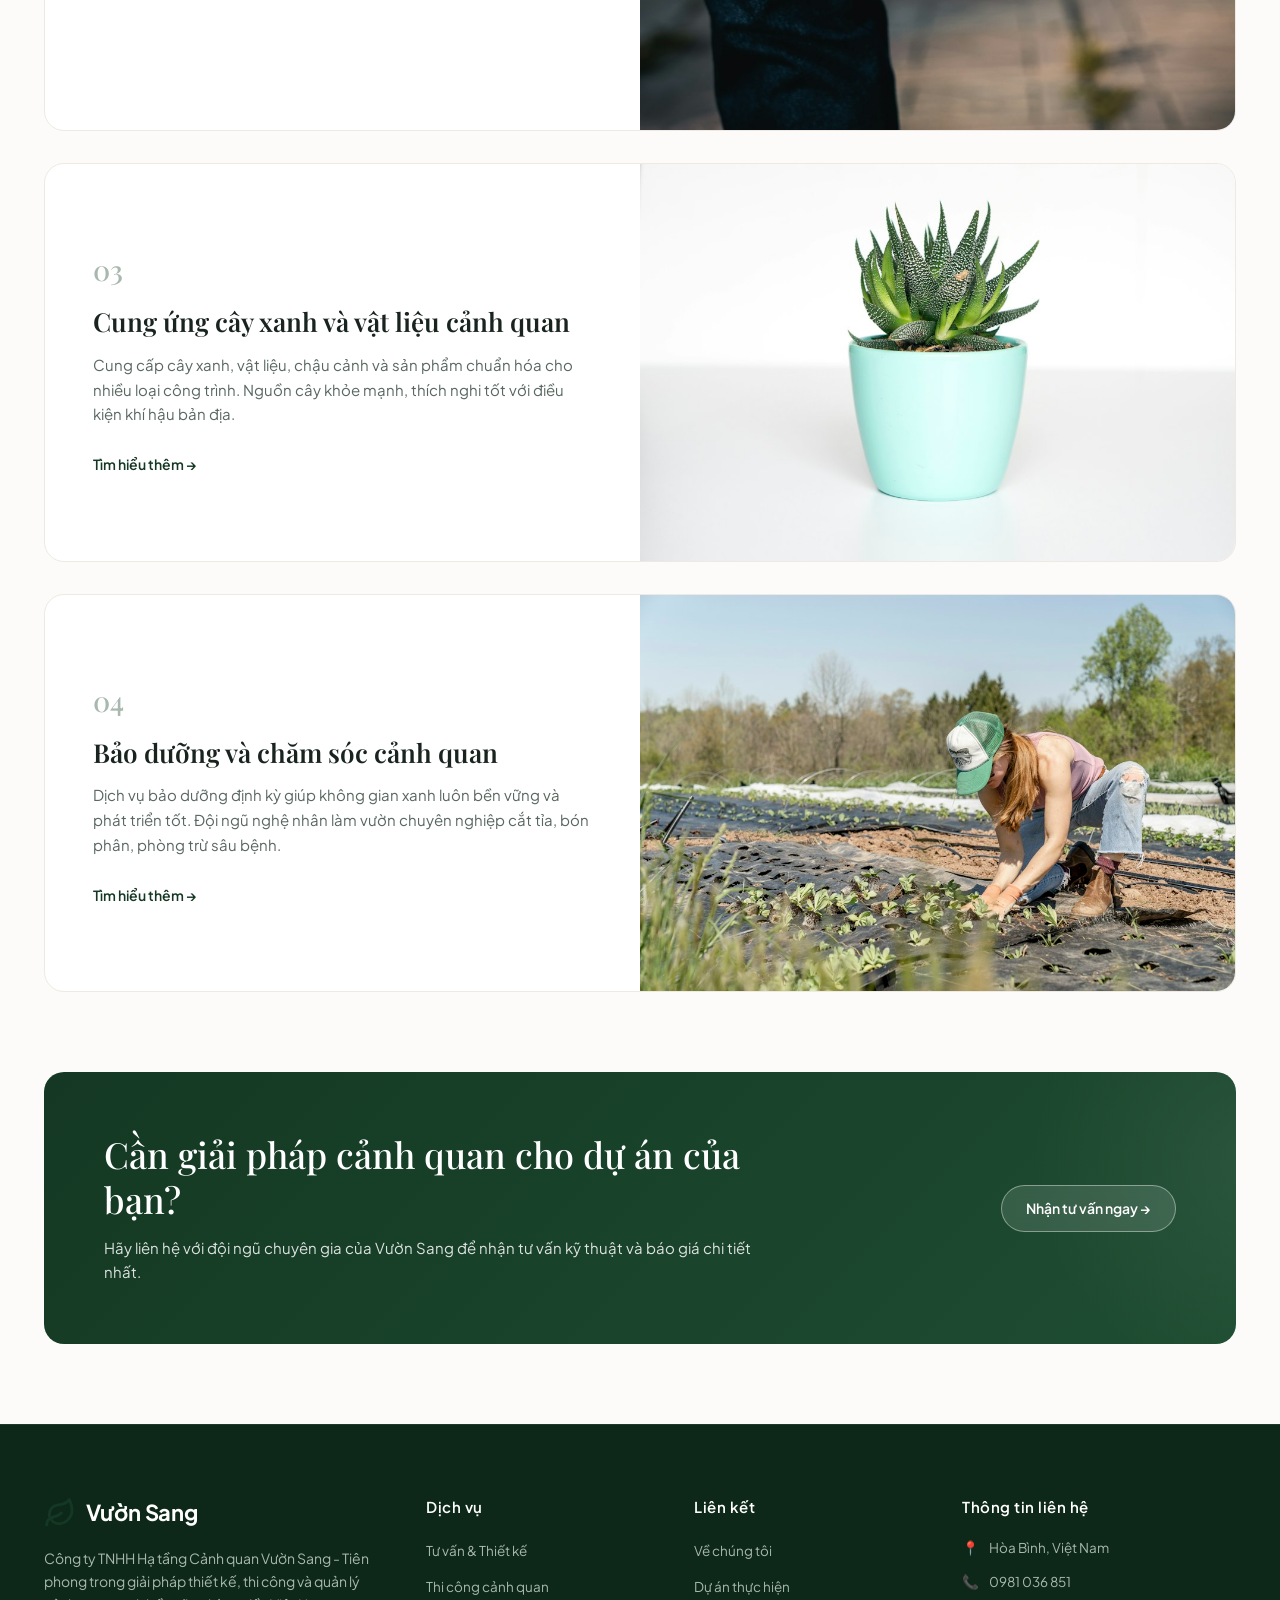
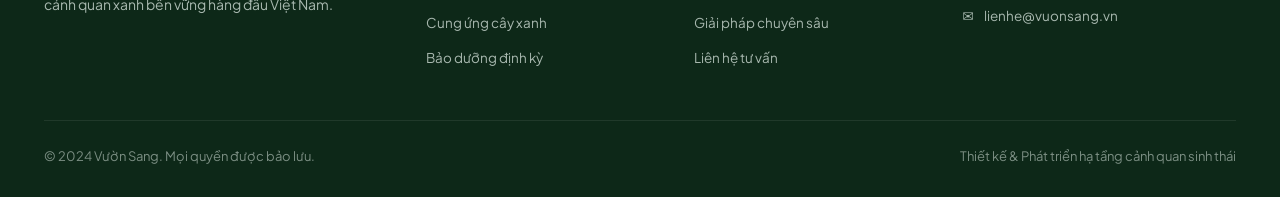
<file: giai-phap.html>
<!DOCTYPE html>
<html lang="vi">
<head>
  <meta charset="UTF-8">
  <meta name="viewport" content="width=device-width, initial-scale=1.0">
  <title>Giải Pháp Cảnh Quan - Vườn Sang | Toàn Diện & Bền Vững</title>
  <meta name="description" content="Từ tư vấn, thiết kế đến thi công và bảo dưỡng. Vườn Sang mang đến giải pháp cảnh quan toàn diện cho mọi không gian xanh.">
  <link rel="stylesheet" href="css/style.css">
  <link rel="stylesheet" href="css/animations.css">
</head>
<body>

  <!-- Top Contact Bar -->
  <div class="top-header-bar">
    <div class="container">
      <div class="top-bar-inner">
        <div class="top-bar-left">
          <span class="top-bar-item">
            <svg width="14" height="14" viewBox="0 0 24 24" fill="none" stroke="currentColor" stroke-width="2"><path d="M21 10c0 7-9 13-9 13s-9-6-9-13a9 9 0 0 1 18 0z"></path><circle cx="12" cy="10" r="3"></circle></svg>
            Địa chỉ: Hòa Bình, Việt Nam
          </span>
          <span class="top-bar-divider">|</span>
          <span class="top-bar-item">
            <svg width="14" height="14" viewBox="0 0 24 24" fill="none" stroke="currentColor" stroke-width="2"><circle cx="12" cy="12" r="10"></circle><polyline points="12 6 12 12 16 14"></polyline></svg>
            Giờ làm việc: 08:00 - 17:30 (Thứ 2 - Thứ 7)
          </span>
        </div>
        <div class="top-bar-right">
          <a href="tel:0981036851" class="top-bar-item">
            <svg width="14" height="14" viewBox="0 0 24 24" fill="none" stroke="currentColor" stroke-width="2"><path d="M22 16.92v3a2 2 0 0 1-2.18 2 19.79 19.79 0 0 1-8.63-3.07 19.5 19.5 0 0 1-6-6 19.79 19.79 0 0 1-3.07-8.67A2 2 0 0 1 4.11 2h3a2 2 0 0 1 2 1.72 12.84 12.84 0 0 0 .7 2.81 2 2 0 0 1-.45 2.11L8.09 9.91a16 16 0 0 0 6 6l1.27-1.27a2 2 0 0 1 2.11-.45 12.84 12.84 0 0 0 2.81.7A2 2 0 0 1 22 16.92z"></path></svg>
            Hotline: <strong>0981 036 851</strong>
          </a>
          <span class="top-bar-divider">|</span>
          <a href="mailto:lienhe@vuonsang.vn" class="top-bar-item">
            <svg width="14" height="14" viewBox="0 0 24 24" fill="none" stroke="currentColor" stroke-width="2"><path d="M4 4h16c1.1 0 2 .9 2 2v12c0 1.1-.9 2-2 2H4c-1.1 0-2-.9-2-2V6c0-1.1.9-2 2-2z"></path><polyline points="22,6 12,13 2,6"></polyline></svg>
            Email: <strong>lienhe@vuonsang.vn</strong>
          </a>
        </div>
      </div>
    </div>
  </div>

  <!-- Header / Navbar -->
  <header class="site-header">
    <div class="container">
      <div class="navbar-inner">
        <a href="index.html" class="logo-brand">
          <svg class="logo-icon" viewBox="0 0 24 24" fill="none" stroke="currentColor" stroke-width="2.2" stroke-linecap="round" stroke-linejoin="round">
            <path d="M11 20A7 7 0 0 1 9.8 6.1C15.5 5 17 4.48 19 2c1 2 2 4.18 2 8 0 5.5-4.78 10-10 10Z"/>
            <path d="M2 21c0-3 1.85-5.36 5.08-6C9.5 14.52 12 13 13 12"/>
          </svg>
          <span>Vườn Sang</span>
        </a>

        <nav class="nav-menu">
          <a href="index.html" class="nav-link">Trang chủ</a>
          <a href="gioi-thieu.html" class="nav-link">Giới thiệu</a>
          <a href="giai-phap.html" class="nav-link active">Giải pháp</a>
          <a href="giai-phap.html#vat-lieu" class="nav-link">Sản phẩm</a>
          <a href="du-an.html" class="nav-link">Dự án</a>
          <a href="gioi-thieu.html#tin-tuc" class="nav-link">Tin tức</a>
          <a href="lien-he.html" class="nav-link">Liên hệ</a>
        </nav>

        <div class="nav-cta">
          <a href="lien-he.html" class="btn-pill btn-primary">Yêu cầu tư vấn</a>
        </div>

        <button class="mobile-toggle" aria-label="Toggle navigation menu">
          <svg width="24" height="24" viewBox="0 0 24 24" fill="none" stroke="currentColor" stroke-width="2">
            <line x1="3" y1="12" x2="21" y2="12"></line>
            <line x1="3" y1="6" x2="21" y2="6"></line>
            <line x1="3" y1="18" x2="21" y2="18"></line>
          </svg>
        </button>
      </div>
    </div>
  </header>

  <!-- Page Hero Banner -->
  <section class="page-hero">
    <div class="container">
      <h1 class="page-hero-title">Giải pháp cảnh quan</h1>
      <p class="page-hero-sub">
        Từ tư vấn, thiết kế đến thi công và bảo dưỡng. Vườn Sang mang đến giải pháp toàn diện cho mọi không gian.
      </p>
    </div>
  </section>

  <!-- Solutions List Page -->
  <section class="section-padding">
    <div class="container">
      <div class="solutions-list-page">

        <!-- Solution Item 01 -->
        <article class="solution-row-card" id="tu-van">
          <div class="solution-row-text">
            <span class="solution-number">01</span>
            <h2 class="solution-heading">Tư vấn &amp; thiết kế cảnh quan</h2>
            <p class="solution-description">
              Đề xuất giải pháp phù hợp với hiện trạng, định hướng sử dụng và ngân sách. Chúng tôi tối ưu hóa quy hoạch cảnh quan, kết hợp kiến trúc với sinh thái tự nhiên.
            </p>
            <div>
              <a href="lien-he.html?service=tu-van" class="solution-learn-more">
                Tìm hiểu thêm &rarr;
              </a>
            </div>
          </div>
          <div class="solution-row-media">
            <img src="images/blueprints_design.jpg" alt="Tư vấn & thiết kế cảnh quan" loading="lazy">
          </div>
        </article>

        <!-- Solution Item 02 -->
        <article class="solution-row-card" id="thi-cong">
          <div class="solution-row-text">
            <span class="solution-number">02</span>
            <h2 class="solution-heading">Thi công &amp; cải tạo cảnh quan</h2>
            <p class="solution-description">
              Thi công trọn gói với đội ngũ giàu kinh nghiệm, đảm bảo chất lượng và tiến độ. Quy trình kiểm soát kỹ thuật nghiêm ngặt từ khâu san nền, xử lý đất đến trồng cây.
            </p>
            <div>
              <a href="lien-he.html?service=thi-cong" class="solution-learn-more">
                Tìm hiểu thêm &rarr;
              </a>
            </div>
          </div>
          <div class="solution-row-media">
            <img src="images/construction_landscape.jpg" alt="Thi công & cải tạo cảnh quan" loading="lazy">
          </div>
        </article>

        <!-- Solution Item 03 -->
        <article class="solution-row-card" id="cung-ung">
          <div class="solution-row-text">
            <span class="solution-number">03</span>
            <h2 class="solution-heading">Cung ứng cây xanh và vật liệu cảnh quan</h2>
            <p class="solution-description">
              Cung cấp cây xanh, vật liệu, chậu cảnh và sản phẩm chuẩn hóa cho nhiều loại công trình. Nguồn cây khỏe mạnh, thích nghi tốt với điều kiện khí hậu bản địa.
            </p>
            <div>
              <a href="lien-he.html?service=cung-ung" class="solution-learn-more">
                Tìm hiểu thêm &rarr;
              </a>
            </div>
          </div>
          <div class="solution-row-media">
            <img src="images/nursery_plants.jpg" alt="Cung ứng cây xanh và vật liệu" loading="lazy">
          </div>
        </article>

        <!-- Solution Item 04 -->
        <article class="solution-row-card" id="bao-duong">
          <div class="solution-row-text">
            <span class="solution-number">04</span>
            <h2 class="solution-heading">Bảo dưỡng và chăm sóc cảnh quan</h2>
            <p class="solution-description">
              Dịch vụ bảo dưỡng định kỳ giúp không gian xanh luôn bền vững và phát triển tốt. Đội ngũ nghệ nhân làm vườn chuyên nghiệp cắt tỉa, bón phân, phòng trừ sâu bệnh.
            </p>
            <div>
              <a href="lien-he.html?service=bao-duong" class="solution-learn-more">
                Tìm hiểu thêm &rarr;
              </a>
            </div>
          </div>
          <div class="solution-row-media">
            <img src="images/gardener_trimming.jpg" alt="Bảo dưỡng và chăm sóc cảnh quan" loading="lazy">
          </div>
        </article>

      </div>
    </div>
  </section>

  <!-- CTA Banner Section -->
  <section class="section-padding" style="padding-top: 0;">
    <div class="container">
      <div class="cta-banner">
        <div class="cta-banner-content">
          <h2 class="cta-title">Cần giải pháp cảnh quan cho dự án của bạn?</h2>
          <p class="cta-desc">
            Hãy liên hệ với đội ngũ chuyên gia của Vườn Sang để nhận tư vấn kỹ thuật và báo giá chi tiết nhất.
          </p>
        </div>
        <div class="cta-btn-wrap">
          <a href="lien-he.html" class="btn-pill btn-outline-white">
            Nhận tư vấn ngay &rarr;
          </a>
        </div>
      </div>
    </div>
  </section>

  <!-- Footer -->
  <footer class="site-footer">
    <div class="container">
      <div class="footer-top-grid">
        <div class="footer-brand">
          <a href="index.html" class="logo-brand">
            <svg class="logo-icon" viewBox="0 0 24 24" fill="none" stroke="currentColor" stroke-width="2.2" stroke-linecap="round" stroke-linejoin="round">
              <path d="M11 20A7 7 0 0 1 9.8 6.1C15.5 5 17 4.48 19 2c1 2 2 4.18 2 8 0 5.5-4.78 10-10 10Z"/>
              <path d="M2 21c0-3 1.85-5.36 5.08-6C9.5 14.52 12 13 13 12"/>
            </svg>
            <span>Vườn Sang</span>
          </a>
          <p>
            Công ty TNHH Hạ tầng Cảnh quan Vườn Sang - Tiên phong trong giải pháp thiết kế, thi công và quản lý cảnh quan xanh bền vững hàng đầu Việt Nam.
          </p>
        </div>

        <div>
          <h4 class="footer-col-title">Dịch vụ</h4>
          <ul class="footer-links">
            <li><a href="giai-phap.html#tu-van">Tư vấn &amp; Thiết kế</a></li>
            <li><a href="giai-phap.html#thi-cong">Thi công cảnh quan</a></li>
            <li><a href="giai-phap.html#cung-ung">Cung ứng cây xanh</a></li>
            <li><a href="giai-phap.html#bao-duong">Bảo dưỡng định kỳ</a></li>
          </ul>
        </div>

        <div>
          <h4 class="footer-col-title">Liên kết</h4>
          <ul class="footer-links">
            <li><a href="gioi-thieu.html">Về chúng tôi</a></li>
            <li><a href="du-an.html">Dự án thực hiện</a></li>
            <li><a href="giai-phap.html">Giải pháp chuyên sâu</a></li>
            <li><a href="lien-he.html">Liên hệ tư vấn</a></li>
          </ul>
        </div>

        <div>
          <h4 class="footer-col-title">Thông tin liên hệ</h4>
          <ul class="footer-contact-list">
            <li><span>📍</span><span>Hòa Bình, Việt Nam</span></li>
            <li><span>📞</span><span>0981 036 851</span></li>
            <li><span>✉️</span><span>lienhe@vuonsang.vn</span></li>
          </ul>
        </div>
      </div>

      <div class="footer-bottom">
        <div>&copy; 2024 Vườn Sang. Mọi quyền được bảo lưu.</div>
        <div>Thiết kế &amp; Phát triển hạ tầng cảnh quan sinh thái</div>
      </div>
    </div>
  </footer>

  <script src="js/main.js"></script>
</body>
</html>
</file>
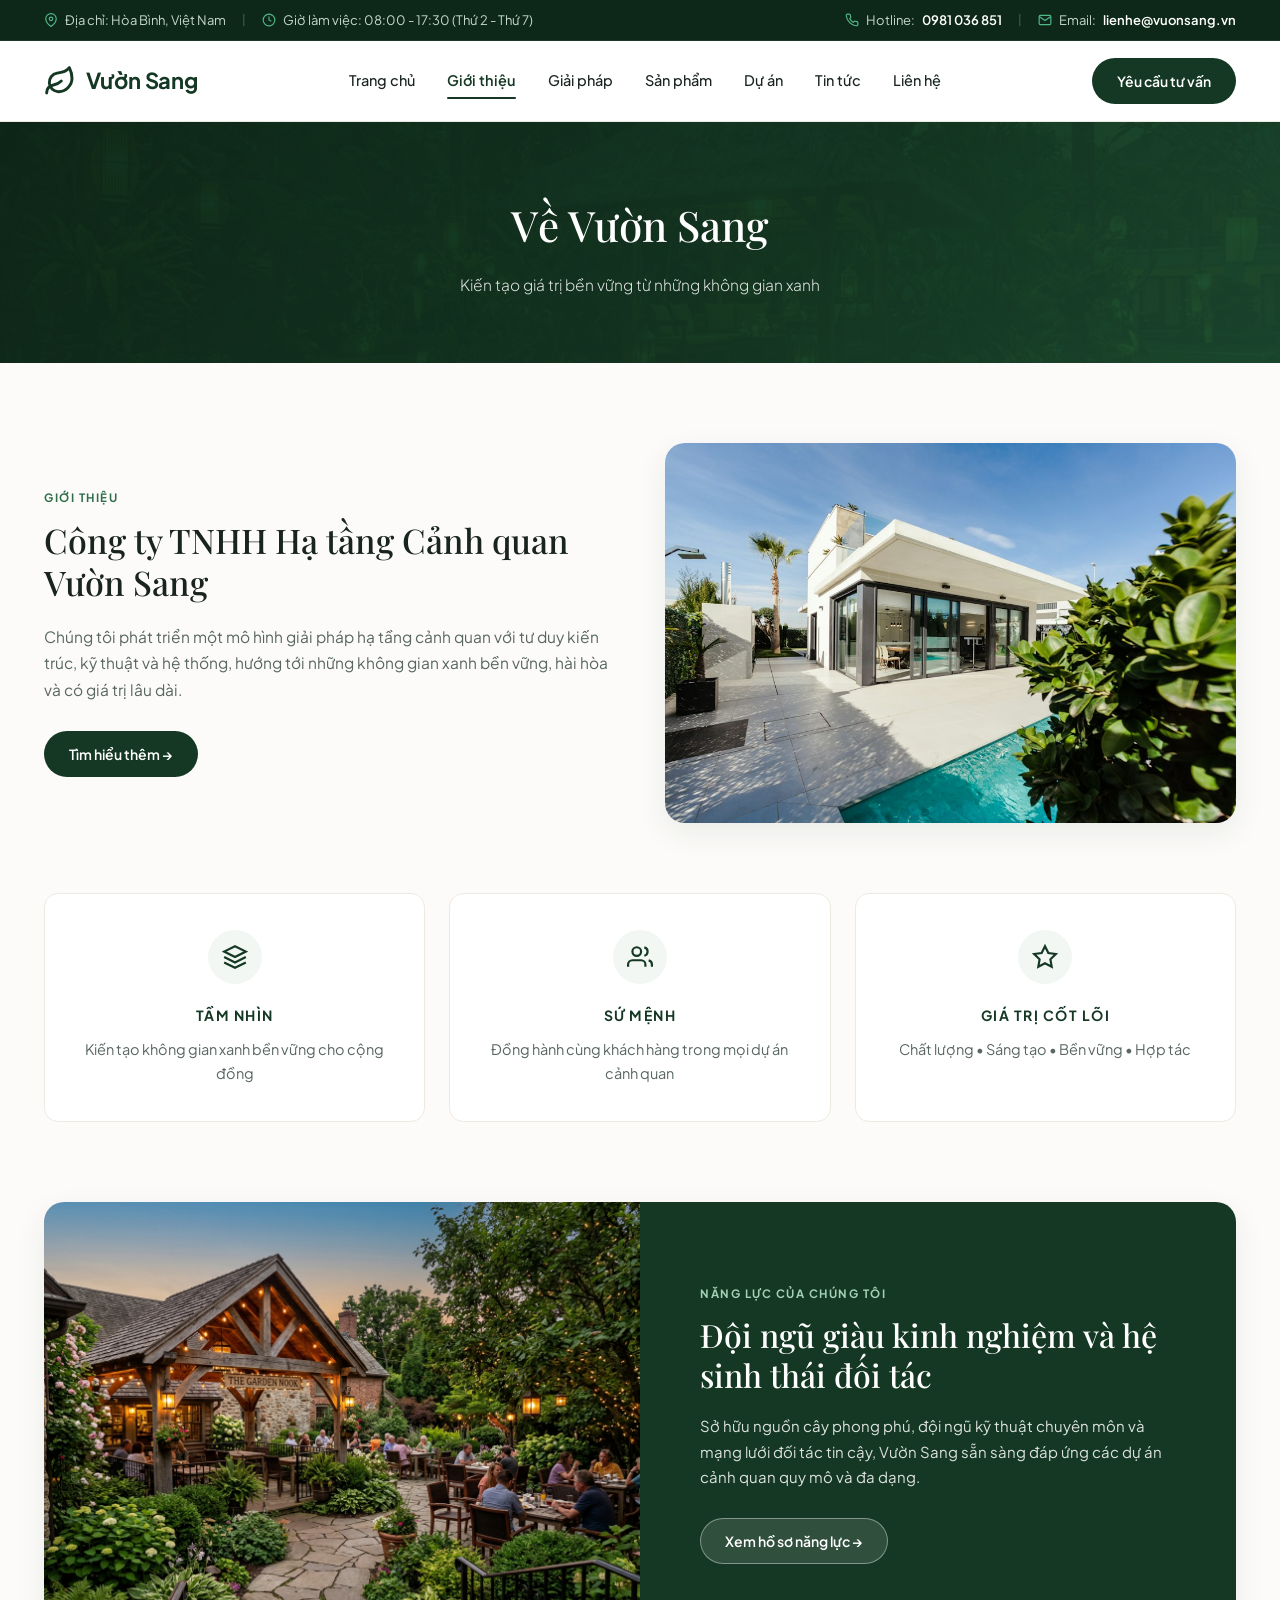
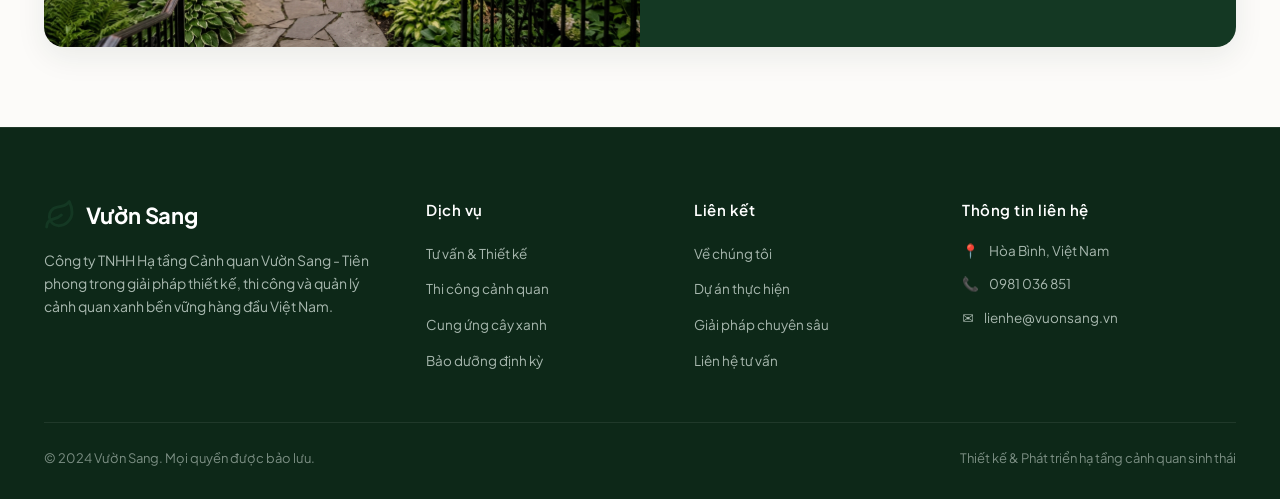
<file: gioi-thieu.html>
<!DOCTYPE html>
<html lang="vi">
<head>
  <meta charset="UTF-8">
  <meta name="viewport" content="width=device-width, initial-scale=1.0">
  <title>Về Vườn Sang - Hạ Tầng Cảnh Quan | Hồ Sơ Năng Lực</title>
  <meta name="description" content="Vườn Sang - Công ty TNHH Hạ tầng Cảnh quan Vườn Sang. Kiến tạo giá trị bền vững từ những không gian xanh với tư duy kiến trúc, kỹ thuật và hệ sinh thái toàn diện.">
  <link rel="stylesheet" href="css/style.css">
  <link rel="stylesheet" href="css/animations.css">
</head>
<body>

  <!-- Top Contact Bar -->
  <div class="top-header-bar">
    <div class="container">
      <div class="top-bar-inner">
        <div class="top-bar-left">
          <span class="top-bar-item">
            <svg width="14" height="14" viewBox="0 0 24 24" fill="none" stroke="currentColor" stroke-width="2"><path d="M21 10c0 7-9 13-9 13s-9-6-9-13a9 9 0 0 1 18 0z"></path><circle cx="12" cy="10" r="3"></circle></svg>
            Địa chỉ: Hòa Bình, Việt Nam
          </span>
          <span class="top-bar-divider">|</span>
          <span class="top-bar-item">
            <svg width="14" height="14" viewBox="0 0 24 24" fill="none" stroke="currentColor" stroke-width="2"><circle cx="12" cy="12" r="10"></circle><polyline points="12 6 12 12 16 14"></polyline></svg>
            Giờ làm việc: 08:00 - 17:30 (Thứ 2 - Thứ 7)
          </span>
        </div>
        <div class="top-bar-right">
          <a href="tel:0981036851" class="top-bar-item">
            <svg width="14" height="14" viewBox="0 0 24 24" fill="none" stroke="currentColor" stroke-width="2"><path d="M22 16.92v3a2 2 0 0 1-2.18 2 19.79 19.79 0 0 1-8.63-3.07 19.5 19.5 0 0 1-6-6 19.79 19.79 0 0 1-3.07-8.67A2 2 0 0 1 4.11 2h3a2 2 0 0 1 2 1.72 12.84 12.84 0 0 0 .7 2.81 2 2 0 0 1-.45 2.11L8.09 9.91a16 16 0 0 0 6 6l1.27-1.27a2 2 0 0 1 2.11-.45 12.84 12.84 0 0 0 2.81.7A2 2 0 0 1 22 16.92z"></path></svg>
            Hotline: <strong>0981 036 851</strong>
          </a>
          <span class="top-bar-divider">|</span>
          <a href="mailto:lienhe@vuonsang.vn" class="top-bar-item">
            <svg width="14" height="14" viewBox="0 0 24 24" fill="none" stroke="currentColor" stroke-width="2"><path d="M4 4h16c1.1 0 2 .9 2 2v12c0 1.1-.9 2-2 2H4c-1.1 0-2-.9-2-2V6c0-1.1.9-2 2-2z"></path><polyline points="22,6 12,13 2,6"></polyline></svg>
            Email: <strong>lienhe@vuonsang.vn</strong>
          </a>
        </div>
      </div>
    </div>
  </div>

  <!-- Header / Navbar -->
  <header class="site-header">
    <div class="container">
      <div class="navbar-inner">
        <a href="index.html" class="logo-brand">
          <svg class="logo-icon" viewBox="0 0 24 24" fill="none" stroke="currentColor" stroke-width="2.2" stroke-linecap="round" stroke-linejoin="round">
            <path d="M11 20A7 7 0 0 1 9.8 6.1C15.5 5 17 4.48 19 2c1 2 2 4.18 2 8 0 5.5-4.78 10-10 10Z"/>
            <path d="M2 21c0-3 1.85-5.36 5.08-6C9.5 14.52 12 13 13 12"/>
          </svg>
          <span>Vườn Sang</span>
        </a>

        <nav class="nav-menu">
          <a href="index.html" class="nav-link">Trang chủ</a>
          <a href="gioi-thieu.html" class="nav-link active">Giới thiệu</a>
          <a href="giai-phap.html" class="nav-link">Giải pháp</a>
          <a href="giai-phap.html#vat-lieu" class="nav-link">Sản phẩm</a>
          <a href="du-an.html" class="nav-link">Dự án</a>
          <a href="#tin-tuc" class="nav-link">Tin tức</a>
          <a href="lien-he.html" class="nav-link">Liên hệ</a>
        </nav>

        <div class="nav-cta">
          <a href="lien-he.html" class="btn-pill btn-primary">Yêu cầu tư vấn</a>
        </div>

        <button class="mobile-toggle" aria-label="Toggle navigation menu">
          <svg width="24" height="24" viewBox="0 0 24 24" fill="none" stroke="currentColor" stroke-width="2">
            <line x1="3" y1="12" x2="21" y2="12"></line>
            <line x1="3" y1="6" x2="21" y2="6"></line>
            <line x1="3" y1="18" x2="21" y2="18"></line>
          </svg>
        </button>
      </div>
    </div>
  </header>

  <!-- Page Hero Banner -->
  <section class="page-hero">
    <div class="container">
      <h1 class="page-hero-title">Về Vườn Sang</h1>
      <p class="page-hero-sub">
        Kiến tạo giá trị bền vững từ những không gian xanh
      </p>
    </div>
  </section>

  <!-- Section: Giới thiệu chung -->
  <section class="section-padding">
    <div class="container">
      <div class="about-intro-grid">
        <div class="about-intro-text">
          <span class="section-tag">GIỚI THIỆU</span>
          <h2 class="intro-title">Công ty TNHH Hạ tầng Cảnh quan Vườn Sang</h2>
          <p class="intro-p">
            Chúng tôi phát triển một mô hình giải pháp hạ tầng cảnh quan với tư duy kiến trúc, kỹ thuật và hệ thống, hướng tới những không gian xanh bền vững, hài hòa và có giá trị lâu dài.
          </p>
          <a href="giai-phap.html" class="btn-pill btn-primary">
            Tìm hiểu thêm &rarr;
          </a>
        </div>
        <div class="about-intro-media">
          <img src="images/garden_patio_meeting.jpg" alt="Vườn Sang Landscape Projects" loading="lazy">
        </div>
      </div>

      <!-- 3 Core Value Columns -->
      <div class="values-grid">
        <!-- Vision -->
        <div class="value-card">
          <div class="value-icon">
            <svg width="26" height="26" viewBox="0 0 24 24" fill="none" stroke="currentColor" stroke-width="2">
              <path d="M12 2L2 7l10 5 10-5-10-5zM2 17l10 5 10-5M2 12l10 5 10-5"></path>
            </svg>
          </div>
          <h3 class="value-card-title">TẦM NHÌN</h3>
          <p class="value-card-desc">
            Kiến tạo không gian xanh bền vững cho cộng đồng
          </p>
        </div>

        <!-- Mission -->
        <div class="value-card">
          <div class="value-icon">
            <svg width="26" height="26" viewBox="0 0 24 24" fill="none" stroke="currentColor" stroke-width="2">
              <path d="M17 21v-2a4 4 0 0 0-4-4H5a4 4 0 0 0-4 4v2"></path>
              <circle cx="9" cy="7" r="4"></circle>
              <path d="M23 21v-2a4 4 0 0 0-3-3.87"></path>
              <path d="M16 3.13a4 4 0 0 1 0 7.75"></path>
            </svg>
          </div>
          <h3 class="value-card-title">SỨ MỆNH</h3>
          <p class="value-card-desc">
            Đồng hành cùng khách hàng trong mọi dự án cảnh quan
          </p>
        </div>

        <!-- Core Values -->
        <div class="value-card">
          <div class="value-icon">
            <svg width="26" height="26" viewBox="0 0 24 24" fill="none" stroke="currentColor" stroke-width="2">
              <polygon points="12 2 15.09 8.26 22 9.27 17 14.14 18.18 21.02 12 17.77 5.82 21.02 7 14.14 2 9.27 8.91 8.26 12 2"></polygon>
            </svg>
          </div>
          <h3 class="value-card-title">GIÁ TRỊ CỐT LÕI</h3>
          <p class="value-card-desc">
            Chất lượng &bull; Sáng tạo &bull; Bền vững &bull; Hợp tác
          </p>
        </div>
      </div>

      <!-- Capacity & Ecosystem Section -->
      <div class="capacity-section">
        <div class="capacity-media">
          <img src="images/cafe_san_vuon.jpg" alt="Đội ngũ Vườn Sang" loading="lazy">
        </div>
        <div class="capacity-content">
          <span class="section-tag">NĂNG LỰC CỦA CHÚNG TÔI</span>
          <h2 class="capacity-title">Đội ngũ giàu kinh nghiệm và hệ sinh thái đối tác</h2>
          <p class="capacity-desc">
            Sở hữu nguồn cây phong phú, đội ngũ kỹ thuật chuyên môn và mạng lưới đối tác tin cậy, Vườn Sang sẵn sàng đáp ứng các dự án cảnh quan quy mô và đa dạng.
          </p>
          <div>
            <a href="lien-he.html" class="btn-pill btn-outline-white">
              Xem hồ sơ năng lực &rarr;
            </a>
          </div>
        </div>
      </div>
    </div>
  </section>

  <!-- Footer -->
  <footer class="site-footer">
    <div class="container">
      <div class="footer-top-grid">
        <div class="footer-brand">
          <a href="index.html" class="logo-brand">
            <svg class="logo-icon" viewBox="0 0 24 24" fill="none" stroke="currentColor" stroke-width="2.2" stroke-linecap="round" stroke-linejoin="round">
              <path d="M11 20A7 7 0 0 1 9.8 6.1C15.5 5 17 4.48 19 2c1 2 2 4.18 2 8 0 5.5-4.78 10-10 10Z"/>
              <path d="M2 21c0-3 1.85-5.36 5.08-6C9.5 14.52 12 13 13 12"/>
            </svg>
            <span>Vườn Sang</span>
          </a>
          <p>
            Công ty TNHH Hạ tầng Cảnh quan Vườn Sang - Tiên phong trong giải pháp thiết kế, thi công và quản lý cảnh quan xanh bền vững hàng đầu Việt Nam.
          </p>
        </div>

        <div>
          <h4 class="footer-col-title">Dịch vụ</h4>
          <ul class="footer-links">
            <li><a href="giai-phap.html#tu-van">Tư vấn &amp; Thiết kế</a></li>
            <li><a href="giai-phap.html#thi-cong">Thi công cảnh quan</a></li>
            <li><a href="giai-phap.html#cung-ung">Cung ứng cây xanh</a></li>
            <li><a href="giai-phap.html#bao-duong">Bảo dưỡng định kỳ</a></li>
          </ul>
        </div>

        <div>
          <h4 class="footer-col-title">Liên kết</h4>
          <ul class="footer-links">
            <li><a href="gioi-thieu.html">Về chúng tôi</a></li>
            <li><a href="du-an.html">Dự án thực hiện</a></li>
            <li><a href="giai-phap.html">Giải pháp chuyên sâu</a></li>
            <li><a href="lien-he.html">Liên hệ tư vấn</a></li>
          </ul>
        </div>

        <div>
          <h4 class="footer-col-title">Thông tin liên hệ</h4>
          <ul class="footer-contact-list">
            <li><span>📍</span><span>Hòa Bình, Việt Nam</span></li>
            <li><span>📞</span><span>0981 036 851</span></li>
            <li><span>✉️</span><span>lienhe@vuonsang.vn</span></li>
          </ul>
        </div>
      </div>

      <div class="footer-bottom">
        <div>&copy; 2024 Vườn Sang. Mọi quyền được bảo lưu.</div>
        <div>Thiết kế &amp; Phát triển hạ tầng cảnh quan sinh thái</div>
      </div>
    </div>
  </footer>

  <script src="js/main.js"></script>
</body>
</html>
</file>
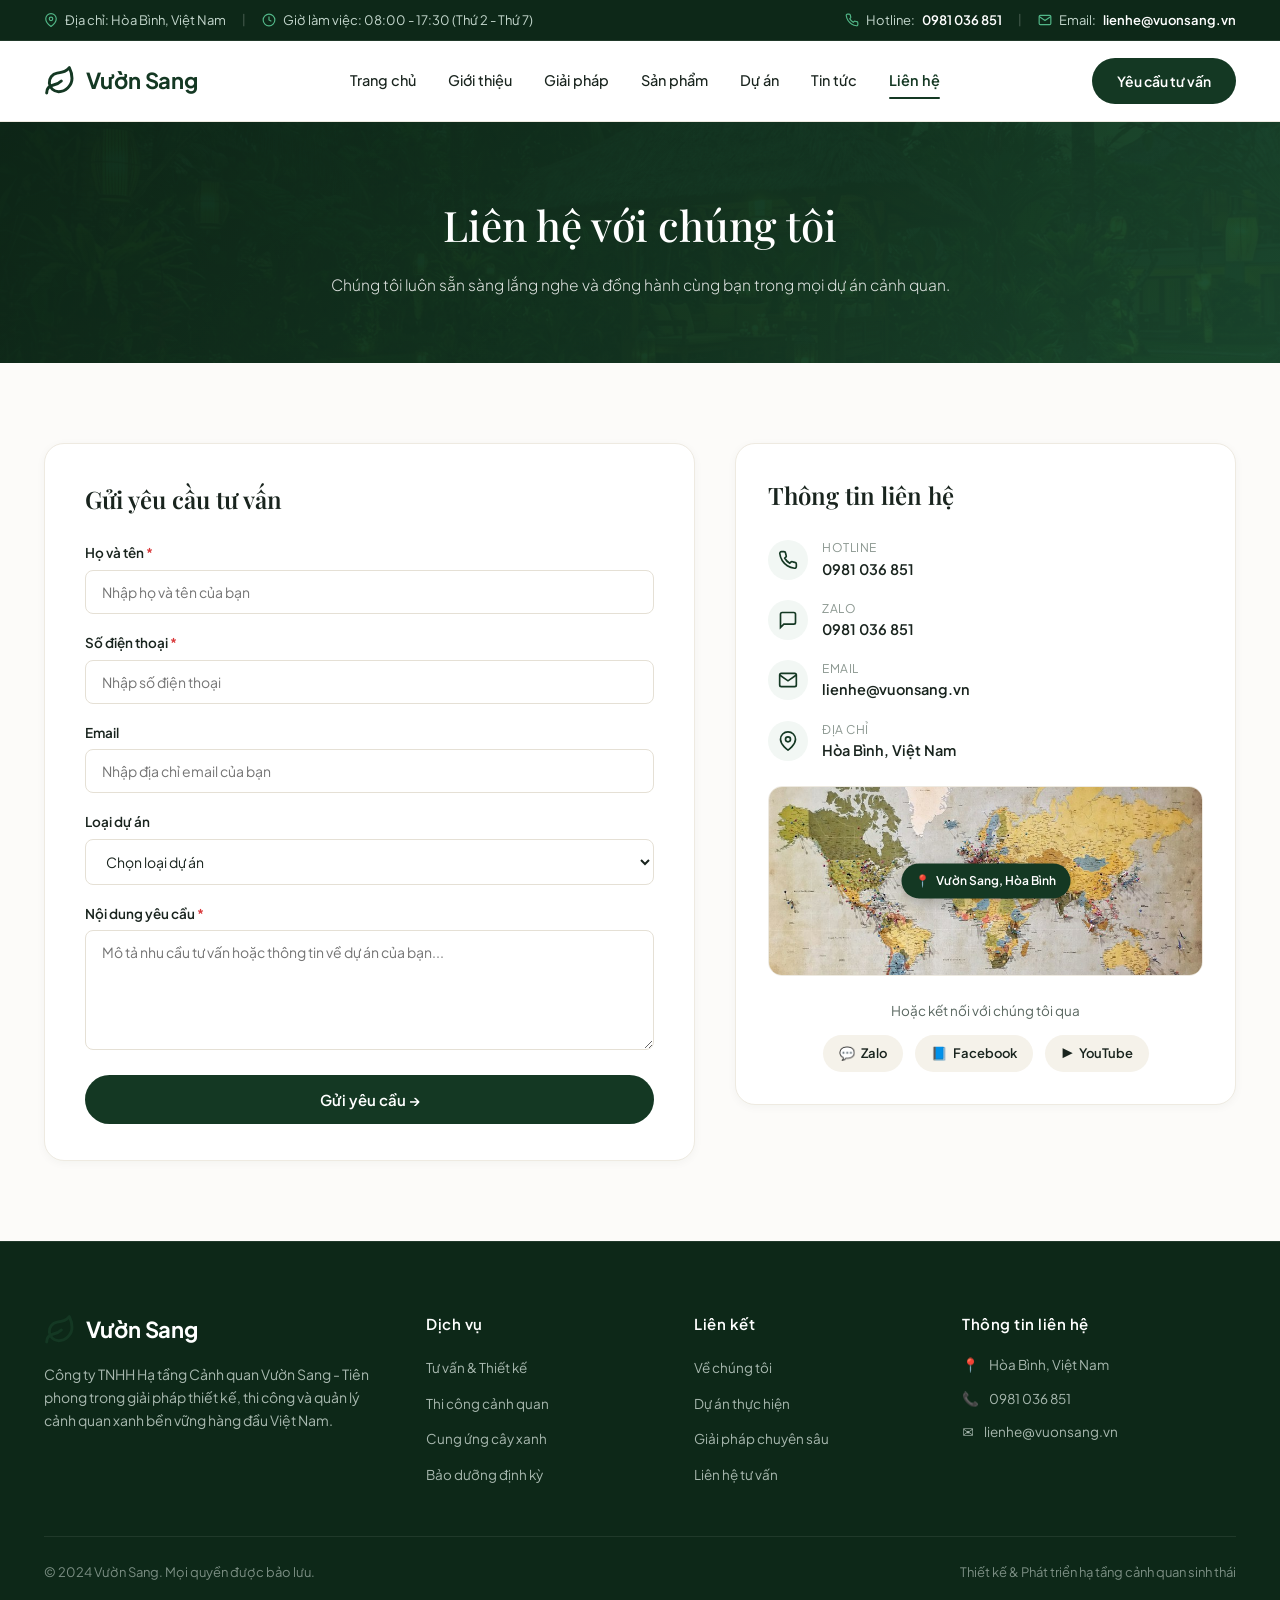
<file: lien-he.html>
<!DOCTYPE html>
<html lang="vi">
<head>
  <meta charset="UTF-8">
  <meta name="viewport" content="width=device-width, initial-scale=1.0">
  <title>Liên Hệ Với Chúng Tôi - Vườn Sang | Tư Vấn Cảnh Quan</title>
  <meta name="description" content="Liên hệ với Công ty TNHH Hạ tầng Cảnh quan Vườn Sang để nhận tư vấn thiết kế và báo giá thi công cảnh quan chi tiết. Hotline: 0981 036 851.">
  <link rel="stylesheet" href="css/style.css">
  <link rel="stylesheet" href="css/animations.css">
</head>
<body>

  <!-- Top Contact Bar -->
  <div class="top-header-bar">
    <div class="container">
      <div class="top-bar-inner">
        <div class="top-bar-left">
          <span class="top-bar-item">
            <svg width="14" height="14" viewBox="0 0 24 24" fill="none" stroke="currentColor" stroke-width="2"><path d="M21 10c0 7-9 13-9 13s-9-6-9-13a9 9 0 0 1 18 0z"></path><circle cx="12" cy="10" r="3"></circle></svg>
            Địa chỉ: Hòa Bình, Việt Nam
          </span>
          <span class="top-bar-divider">|</span>
          <span class="top-bar-item">
            <svg width="14" height="14" viewBox="0 0 24 24" fill="none" stroke="currentColor" stroke-width="2"><circle cx="12" cy="12" r="10"></circle><polyline points="12 6 12 12 16 14"></polyline></svg>
            Giờ làm việc: 08:00 - 17:30 (Thứ 2 - Thứ 7)
          </span>
        </div>
        <div class="top-bar-right">
          <a href="tel:0981036851" class="top-bar-item">
            <svg width="14" height="14" viewBox="0 0 24 24" fill="none" stroke="currentColor" stroke-width="2"><path d="M22 16.92v3a2 2 0 0 1-2.18 2 19.79 19.79 0 0 1-8.63-3.07 19.5 19.5 0 0 1-6-6 19.79 19.79 0 0 1-3.07-8.67A2 2 0 0 1 4.11 2h3a2 2 0 0 1 2 1.72 12.84 12.84 0 0 0 .7 2.81 2 2 0 0 1-.45 2.11L8.09 9.91a16 16 0 0 0 6 6l1.27-1.27a2 2 0 0 1 2.11-.45 12.84 12.84 0 0 0 2.81.7A2 2 0 0 1 22 16.92z"></path></svg>
            Hotline: <strong>0981 036 851</strong>
          </a>
          <span class="top-bar-divider">|</span>
          <a href="mailto:lienhe@vuonsang.vn" class="top-bar-item">
            <svg width="14" height="14" viewBox="0 0 24 24" fill="none" stroke="currentColor" stroke-width="2"><path d="M4 4h16c1.1 0 2 .9 2 2v12c0 1.1-.9 2-2 2H4c-1.1 0-2-.9-2-2V6c0-1.1.9-2 2-2z"></path><polyline points="22,6 12,13 2,6"></polyline></svg>
            Email: <strong>lienhe@vuonsang.vn</strong>
          </a>
        </div>
      </div>
    </div>
  </div>

  <!-- Header / Navbar -->
  <header class="site-header">
    <div class="container">
      <div class="navbar-inner">
        <a href="index.html" class="logo-brand">
          <svg class="logo-icon" viewBox="0 0 24 24" fill="none" stroke="currentColor" stroke-width="2.2" stroke-linecap="round" stroke-linejoin="round">
            <path d="M11 20A7 7 0 0 1 9.8 6.1C15.5 5 17 4.48 19 2c1 2 2 4.18 2 8 0 5.5-4.78 10-10 10Z"/>
            <path d="M2 21c0-3 1.85-5.36 5.08-6C9.5 14.52 12 13 13 12"/>
          </svg>
          <span>Vườn Sang</span>
        </a>

        <nav class="nav-menu">
          <a href="index.html" class="nav-link">Trang chủ</a>
          <a href="gioi-thieu.html" class="nav-link">Giới thiệu</a>
          <a href="giai-phap.html" class="nav-link">Giải pháp</a>
          <a href="giai-phap.html#vat-lieu" class="nav-link">Sản phẩm</a>
          <a href="du-an.html" class="nav-link">Dự án</a>
          <a href="gioi-thieu.html#tin-tuc" class="nav-link">Tin tức</a>
          <a href="lien-he.html" class="nav-link active">Liên hệ</a>
        </nav>

        <div class="nav-cta">
          <a href="lien-he.html" class="btn-pill btn-primary">Yêu cầu tư vấn</a>
        </div>

        <button class="mobile-toggle" aria-label="Toggle navigation menu">
          <svg width="24" height="24" viewBox="0 0 24 24" fill="none" stroke="currentColor" stroke-width="2">
            <line x1="3" y1="12" x2="21" y2="12"></line>
            <line x1="3" y1="6" x2="21" y2="6"></line>
            <line x1="3" y1="18" x2="21" y2="18"></line>
          </svg>
        </button>
      </div>
    </div>
  </header>

  <!-- Page Hero Banner -->
  <section class="page-hero">
    <div class="container">
      <h1 class="page-hero-title">Liên hệ với chúng tôi</h1>
      <p class="page-hero-sub">
        Chúng tôi luôn sẵn sàng lắng nghe và đồng hành cùng bạn trong mọi dự án cảnh quan.
      </p>
    </div>
  </section>

  <!-- Contact Form & Info Section -->
  <section class="section-padding">
    <div class="container">
      <div class="contact-layout-grid">
        
        <!-- Left: Form -->
        <div class="contact-card">
          <h2 class="form-header-title">Gửi yêu cầu tư vấn</h2>
          
          <form id="consultation-form">
            <div class="form-group">
              <label class="form-label" for="fullname">Họ và tên <span class="req">*</span></label>
              <input type="text" id="fullname" name="fullname" class="form-control" placeholder="Nhập họ và tên của bạn" required>
            </div>

            <div class="form-group">
              <label class="form-label" for="phone">Số điện thoại <span class="req">*</span></label>
              <input type="tel" id="phone" name="phone" class="form-control" placeholder="Nhập số điện thoại" required>
            </div>

            <div class="form-group">
              <label class="form-label" for="email">Email</label>
              <input type="email" id="email" name="email" class="form-control" placeholder="Nhập địa chỉ email của bạn">
            </div>

            <div class="form-group">
              <label class="form-label" for="project-type">Loại dự án</label>
              <select id="project-type" name="project_type" class="form-control">
                <option value="" disabled selected>Chọn loại dự án</option>
                <option value="resort">Khu nghỉ dưỡng &amp; Du lịch sinh thái</option>
                <option value="cafe">Cafe - Nhà hàng sân vườn</option>
                <option value="dothi">Khu đô thị &amp; Dân cư</option>
                <option value="thuongmai">Công trình thương mại &amp; Văn phòng</option>
                <option value="nhamay">Nhà máy &amp; Khu công nghiệp xanh</option>
                <option value="nhavuon">Biệt thự &amp; Nhà vườn sinh thái</option>
                <option value="khac">Khác</option>
              </select>
            </div>

            <div class="form-group">
              <label class="form-label" for="message">Nội dung yêu cầu <span class="req">*</span></label>
              <textarea id="message" name="message" class="form-control" placeholder="Mô tả nhu cầu tư vấn hoặc thông tin về dự án của bạn..." required></textarea>
            </div>

            <button type="submit" class="btn-pill btn-primary" style="width: 100%; padding: 14px; font-size: 15px;">
              Gửi yêu cầu &rarr;
            </button>
          </form>
        </div>

        <!-- Right: Contact Information -->
        <div class="contact-info-card">
          <h2 class="form-header-title">Thông tin liên hệ</h2>
          
          <div class="info-items-list">
            <!-- Hotline -->
            <div class="info-item">
              <div class="info-icon">
                <svg width="20" height="20" viewBox="0 0 24 24" fill="none" stroke="currentColor" stroke-width="2">
                  <path d="M22 16.92v3a2 2 0 0 1-2.18 2 19.79 19.79 0 0 1-8.63-3.07 19.5 19.5 0 0 1-6-6 19.79 19.79 0 0 1-3.07-8.67A2 2 0 0 1 4.11 2h3a2 2 0 0 1 2 1.72 12.84 12.84 0 0 0 .7 2.81 2 2 0 0 1-.45 2.11L8.09 9.91a16 16 0 0 0 6 6l1.27-1.27a2 2 0 0 1 2.11-.45 12.84 12.84 0 0 0 2.81.7A2 2 0 0 1 22 16.92z"></path>
                </svg>
              </div>
              <div>
                <div class="info-label">Hotline</div>
                <div class="info-val">
                  <a href="tel:0981036851">0981 036 851</a>
                </div>
              </div>
            </div>

            <!-- Zalo -->
            <div class="info-item">
              <div class="info-icon">
                <svg width="20" height="20" viewBox="0 0 24 24" fill="none" stroke="currentColor" stroke-width="2">
                  <path d="M21 15a2 2 0 0 1-2 2H7l-4 4V5a2 2 0 0 1 2-2h14a2 2 0 0 1 2 2z"></path>
                </svg>
              </div>
              <div>
                <div class="info-label">Zalo</div>
                <div class="info-val">
                  <a href="https://zalo.me/0981036851" target="_blank" rel="noopener">0981 036 851</a>
                </div>
              </div>
            </div>

            <!-- Email -->
            <div class="info-item">
              <div class="info-icon">
                <svg width="20" height="20" viewBox="0 0 24 24" fill="none" stroke="currentColor" stroke-width="2">
                  <path d="M4 4h16c1.1 0 2 .9 2 2v12c0 1.1-.9 2-2 2H4c-1.1 0-2-.9-2-2V6c0-1.1.9-2 2-2z"></path>
                  <polyline points="22,6 12,13 2,6"></polyline>
                </svg>
              </div>
              <div>
                <div class="info-label">Email</div>
                <div class="info-val">
                  <a href="mailto:lienhe@vuonsang.vn">lienhe@vuonsang.vn</a>
                </div>
              </div>
            </div>

            <!-- Address -->
            <div class="info-item">
              <div class="info-icon">
                <svg width="20" height="20" viewBox="0 0 24 24" fill="none" stroke="currentColor" stroke-width="2">
                  <path d="M21 10c0 7-9 13-9 13s-9-6-9-13a9 9 0 0 1 18 0z"></path>
                  <circle cx="12" cy="10" r="3"></circle>
                </svg>
              </div>
              <div>
                <div class="info-label">Địa chỉ</div>
                <div class="info-val">Hòa Bình, Việt Nam</div>
              </div>
            </div>
          </div>

          <!-- Map Preview -->
          <div class="map-card-preview">
            <img src="images/map_preview.jpg" alt="Vị trí Vườn Sang tại Hòa Bình">
            <div class="map-pin-overlay">
              <span>📍</span> Vườn Sang, Hòa Bình
            </div>
          </div>

          <!-- Social Connect -->
          <div class="social-connect-section">
            <p class="social-connect-title">Hoặc kết nối với chúng tôi qua</p>
            <div class="social-pills-row">
              <a href="#" class="social-pill" target="_blank" rel="noopener">
                <span>💬</span> Zalo
              </a>
              <a href="#" class="social-pill" target="_blank" rel="noopener">
                <span>📘</span> Facebook
              </a>
              <a href="#" class="social-pill" target="_blank" rel="noopener">
                <span>▶️</span> YouTube
              </a>
            </div>
          </div>
        </div>

      </div>
    </div>
  </section>

  <!-- Footer -->
  <footer class="site-footer">
    <div class="container">
      <div class="footer-top-grid">
        <div class="footer-brand">
          <a href="index.html" class="logo-brand">
            <svg class="logo-icon" viewBox="0 0 24 24" fill="none" stroke="currentColor" stroke-width="2.2" stroke-linecap="round" stroke-linejoin="round">
              <path d="M11 20A7 7 0 0 1 9.8 6.1C15.5 5 17 4.48 19 2c1 2 2 4.18 2 8 0 5.5-4.78 10-10 10Z"/>
              <path d="M2 21c0-3 1.85-5.36 5.08-6C9.5 14.52 12 13 13 12"/>
            </svg>
            <span>Vườn Sang</span>
          </a>
          <p>
            Công ty TNHH Hạ tầng Cảnh quan Vườn Sang - Tiên phong trong giải pháp thiết kế, thi công và quản lý cảnh quan xanh bền vững hàng đầu Việt Nam.
          </p>
        </div>

        <div>
          <h4 class="footer-col-title">Dịch vụ</h4>
          <ul class="footer-links">
            <li><a href="giai-phap.html#tu-van">Tư vấn &amp; Thiết kế</a></li>
            <li><a href="giai-phap.html#thi-cong">Thi công cảnh quan</a></li>
            <li><a href="giai-phap.html#cung-ung">Cung ứng cây xanh</a></li>
            <li><a href="giai-phap.html#bao-duong">Bảo dưỡng định kỳ</a></li>
          </ul>
        </div>

        <div>
          <h4 class="footer-col-title">Liên kết</h4>
          <ul class="footer-links">
            <li><a href="gioi-thieu.html">Về chúng tôi</a></li>
            <li><a href="du-an.html">Dự án thực hiện</a></li>
            <li><a href="giai-phap.html">Giải pháp chuyên sâu</a></li>
            <li><a href="lien-he.html">Liên hệ tư vấn</a></li>
          </ul>
        </div>

        <div>
          <h4 class="footer-col-title">Thông tin liên hệ</h4>
          <ul class="footer-contact-list">
            <li><span>📍</span><span>Hòa Bình, Việt Nam</span></li>
            <li><span>📞</span><span>0981 036 851</span></li>
            <li><span>✉️</span><span>lienhe@vuonsang.vn</span></li>
          </ul>
        </div>
      </div>

      <div class="footer-bottom">
        <div>&copy; 2024 Vườn Sang. Mọi quyền được bảo lưu.</div>
        <div>Thiết kế &amp; Phát triển hạ tầng cảnh quan sinh thái</div>
      </div>
    </div>
  </footer>

  <script src="js/main.js"></script>
</body>
</html>
</file>
<file: css/style.css>
@import url('https://fonts.googleapis.com/css2?family=Playfair+Display:ital,wght@0,400;0,500;0,600;0,700;1,400&family=Plus+Jakarta+Sans:wght@300;400;500;600;700&display=swap');

:root {
  --primary: #143823;
  --primary-hover: #1b492e;
  --primary-dark: #0d2818;
  --primary-surface: #f2f7f4;
  --accent: #2e6f49;
  --accent-gold: #c29d59;
  --bg-body: #fcfbf9;
  --bg-white: #ffffff;
  --bg-sand: #f5f2ea;
  --bg-sand-light: #faf8f3;
  --text-primary: #19241e;
  --text-secondary: #596760;
  --text-muted: #8b9790;
  --border-color: #e5e0d5;
  --border-light: #eeeae1;
  --radius-sm: 8px;
  --radius-md: 14px;
  --radius-lg: 20px;
  --radius-full: 9999px;
  --shadow-sm: 0 2px 10px rgba(20, 56, 35, 0.04);
  --shadow-md: 0 10px 30px rgba(20, 56, 35, 0.08);
  --shadow-lg: 0 20px 45px rgba(20, 56, 35, 0.12);
  --font-serif: 'Playfair Display', Georgia, serif;
  --font-sans: 'Plus Jakarta Sans', system-ui, -apple-system, sans-serif;
  --container-max: 1240px;
  --transition: all 0.28s ease;
}

* {
  box-sizing: border-box;
  margin: 0;
  padding: 0;
}

body {
  font-family: var(--font-sans);
  background-color: var(--bg-body);
  color: var(--text-primary);
  line-height: 1.6;
  -webkit-font-smoothing: antialiased;
}

img {
  max-width: 100%;
  height: auto;
  display: block;
}

a {
  color: inherit;
  text-decoration: none;
  transition: var(--transition);
}

ul {
  list-style: none;
}

button, input, select, textarea {
  font-family: inherit;
}

/* ==================== CONTAINER & LAYOUT ==================== */
.container {
  width: 100%;
  max-width: var(--container-max);
  margin-left: auto;
  margin-right: auto;
  padding-left: 24px;
  padding-right: 24px;
}

.section-padding {
  padding-top: 80px;
  padding-bottom: 80px;
}

/* ==================== TOP CONTACT BAR ==================== */
.top-header-bar {
  background: #0d2818;
  color: #c4d7cd;
  font-size: 13px;
  border-bottom: 1px solid rgba(255, 255, 255, 0.08);
  position: relative;
  z-index: 1001;
}

.top-bar-inner {
  display: flex;
  align-items: center;
  justify-content: space-between;
  min-height: 40px;
  padding: 6px 0;
}

.top-bar-left,
.top-bar-right {
  display: flex;
  align-items: center;
  gap: 16px;
}

.top-bar-item {
  display: inline-flex;
  align-items: center;
  gap: 7px;
  color: #c4d7cd;
  transition: var(--transition);
  font-weight: 400;
  text-decoration: none;
}

.top-bar-item:hover {
  color: #ffffff;
}

.top-bar-item strong {
  color: #ffffff;
  font-weight: 600;
}

.top-bar-item svg {
  color: #52b788;
  flex-shrink: 0;
}

.top-bar-divider {
  color: rgba(255, 255, 255, 0.25);
  font-size: 12px;
}

/* ==================== NAVBAR ==================== */
.site-header {
  background: #ffffff;
  border-bottom: 1px solid var(--border-light);
  position: sticky;
  top: 0;
  z-index: 1000;
  transition: var(--transition);
}

.site-header.scrolled {
  box-shadow: 0 4px 20px rgba(0,0,0,0.06);
}

.navbar-inner {
  display: flex;
  align-items: center;
  justify-content: space-between;
  height: 80px;
}

.logo-brand {
  display: flex;
  align-items: center;
  gap: 10px;
  font-weight: 700;
  font-size: 22px;
  color: var(--primary);
  letter-spacing: -0.3px;
}

.logo-icon {
  width: 32px;
  height: 32px;
  color: var(--primary);
  display: flex;
  align-items: center;
  justify-content: center;
}

.nav-menu {
  display: flex;
  align-items: center;
  gap: 32px;
}

.nav-link {
  font-size: 14.5px;
  font-weight: 500;
  color: var(--text-primary);
  position: relative;
  padding: 6px 0;
}

.nav-link:hover,
.nav-link.active {
  color: var(--primary);
  font-weight: 600;
}

.nav-link.active::after {
  content: '';
  position: absolute;
  bottom: 0;
  left: 0;
  right: 0;
  height: 2px;
  background: var(--primary);
  border-radius: 2px;
}

.nav-cta {
  display: flex;
  align-items: center;
}

.btn-pill {
  display: inline-flex;
  align-items: center;
  justify-content: center;
  gap: 8px;
  padding: 11px 24px;
  border-radius: var(--radius-full);
  font-size: 14px;
  font-weight: 600;
  cursor: pointer;
  border: 1px solid transparent;
  transition: var(--transition);
  text-decoration: none;
  white-space: nowrap;
}

.btn-primary {
  background: var(--primary);
  color: #ffffff;
}

.btn-primary:hover {
  background: var(--primary-hover);
  transform: translateY(-1px);
  box-shadow: 0 4px 12px rgba(20, 56, 35, 0.2);
}

.btn-outline-white {
  background: rgba(255,255,255,0.12);
  color: #ffffff;
  border-color: rgba(255,255,255,0.4);
  backdrop-filter: blur(6px);
}

.btn-outline-white:hover {
  background: rgba(255,255,255,0.22);
  border-color: #ffffff;
  color: #ffffff;
}

.btn-outline-dark {
  background: transparent;
  color: var(--primary);
  border-color: var(--border-color);
}

.btn-outline-dark:hover {
  background: var(--primary);
  color: #ffffff;
  border-color: var(--primary);
}

.mobile-toggle {
  display: none;
  background: none;
  border: none;
  cursor: pointer;
  padding: 8px;
  color: var(--text-primary);
}

/* ==================== HERO SECTION (HOMEPAGE) ==================== */
.hero-home {
  position: relative;
  min-height: 640px;
  background: url('../images/hero_resort_garden.jpg') center/cover no-repeat;
  display: flex;
  align-items: center;
  color: #ffffff;
  overflow: hidden;
}

.hero-overlay {
  position: absolute;
  inset: 0;
  background: linear-gradient(
    90deg, 
    rgba(10, 29, 18, 0.92) 0%, 
    rgba(13, 38, 24, 0.82) 42%, 
    rgba(14, 40, 25, 0.45) 75%, 
    rgba(10, 29, 18, 0.2) 100%
  );
  z-index: 1;
}

.hero-content {
  position: relative;
  z-index: 2;
  max-width: 650px;
  padding-top: 50px;
  padding-bottom: 120px;
}

.sub-badge {
  display: inline-block;
  font-size: 12px;
  font-weight: 600;
  letter-spacing: 2px;
  text-transform: uppercase;
  color: #a2d2b5;
  margin-bottom: 16px;
}

.hero-title {
  font-family: var(--font-serif);
  font-size: 54px;
  line-height: 1.15;
  font-weight: 500;
  color: #ffffff;
  margin-bottom: 22px;
  letter-spacing: -0.5px;
}

.hero-desc {
  font-size: 16px;
  line-height: 1.65;
  color: rgba(255,255,255,0.85);
  margin-bottom: 32px;
  font-weight: 300;
}

.hero-actions {
  display: flex;
  align-items: center;
  gap: 16px;
}

/* HERO BOTTOM STRIP */
.hero-bottom-strip {
  position: absolute;
  bottom: 0;
  left: 0;
  right: 0;
  z-index: 3;
  background: rgba(14, 38, 25, 0.88);
  backdrop-filter: blur(12px);
  border-top: 1px solid rgba(255,255,255,0.12);
}

.hero-strip-grid {
  display: grid;
  grid-template-columns: repeat(4, 1fr);
}

.hero-strip-item {
  padding: 20px 24px;
  display: flex;
  align-items: center;
  gap: 14px;
  border-right: 1px solid rgba(255,255,255,0.08);
  transition: var(--transition);
}

.hero-strip-item:last-child {
  border-right: none;
}

.hero-strip-item:hover {
  background: rgba(255,255,255,0.05);
}

.strip-num {
  font-size: 16px;
  font-weight: 600;
  color: #a2d2b5;
  letter-spacing: 0.5px;
}

.strip-title {
  font-size: 13.5px;
  font-weight: 500;
  color: #ffffff;
  line-height: 1.35;
}

/* ==================== SECTION HEADINGS ==================== */
.section-tag {
  font-size: 11.5px;
  font-weight: 700;
  letter-spacing: 1.5px;
  text-transform: uppercase;
  color: var(--accent);
  margin-bottom: 10px;
  display: block;
}

.section-title {
  font-family: var(--font-serif);
  font-size: 36px;
  font-weight: 500;
  color: var(--text-primary);
  line-height: 1.25;
}

.section-head-row {
  display: flex;
  align-items: flex-end;
  justify-content: space-between;
  margin-bottom: 40px;
}

.view-all-link {
  display: inline-flex;
  align-items: center;
  gap: 6px;
  font-size: 14px;
  font-weight: 600;
  color: var(--primary);
  transition: var(--transition);
}

.view-all-link:hover {
  color: var(--accent);
  transform: translateX(4px);
}

/* ==================== SOLUTION CARDS (HOMEPAGE) ==================== */
.solutions-grid {
  display: grid;
  grid-template-columns: repeat(4, 1fr);
  gap: 20px;
}

.solution-card {
  background: #ffffff;
  border-radius: var(--radius-md);
  border: 1px solid var(--border-light);
  overflow: hidden;
  transition: var(--transition);
  display: flex;
  flex-direction: column;
}

.solution-card:hover {
  transform: translateY(-5px);
  box-shadow: var(--shadow-md);
  border-color: var(--border-color);
}

.solution-card-img {
  width: 100%;
  height: 180px;
  overflow: hidden;
  position: relative;
}

.solution-card-img img {
  width: 100%;
  height: 100%;
  object-fit: cover;
  transition: transform 0.5s ease;
}

.solution-card:hover .solution-card-img img {
  transform: scale(1.06);
}

.solution-card-body {
  padding: 18px 20px;
  display: flex;
  align-items: center;
  justify-content: space-between;
  gap: 12px;
  flex-grow: 1;
}

.solution-card-title {
  font-size: 14.5px;
  font-weight: 600;
  color: var(--text-primary);
  line-height: 1.4;
}

.card-arrow {
  color: var(--primary);
  font-size: 16px;
  transition: var(--transition);
  flex-shrink: 0;
}

.solution-card:hover .card-arrow {
  transform: translateX(3px);
}

/* ==================== PROJECT CARDS ==================== */
.projects-slider-controls {
  display: flex;
  align-items: center;
  gap: 16px;
}

.slider-arrows {
  display: flex;
  gap: 8px;
}

.slider-btn {
  width: 38px;
  height: 38px;
  border-radius: 50%;
  border: 1px solid var(--border-color);
  background: #ffffff;
  color: var(--text-primary);
  cursor: pointer;
  display: flex;
  align-items: center;
  justify-content: center;
  transition: var(--transition);
}

.slider-btn:hover {
  background: var(--primary);
  border-color: var(--primary);
  color: #ffffff;
}

.projects-grid {
  display: grid;
  grid-template-columns: repeat(3, 1fr);
  gap: 24px;
}

.project-card {
  background: #ffffff;
  border-radius: var(--radius-md);
  border: 1px solid var(--border-light);
  overflow: hidden;
  transition: var(--transition);
  display: block;
}

.project-card:hover {
  transform: translateY(-5px);
  box-shadow: var(--shadow-md);
}

.project-card-img {
  width: 100%;
  height: 230px;
  overflow: hidden;
  position: relative;
}

.project-card-img img {
  width: 100%;
  height: 100%;
  object-fit: cover;
  transition: transform 0.5s ease;
}

.project-card:hover .project-card-img img {
  transform: scale(1.05);
}

.project-card-body {
  padding: 20px;
}

.project-card-title {
  font-family: var(--font-serif);
  font-size: 18px;
  font-weight: 600;
  color: var(--text-primary);
  margin-bottom: 6px;
}

.project-card-meta {
  font-size: 13px;
  color: var(--text-secondary);
}

/* ==================== CALL TO ACTION BANNER ==================== */
.cta-banner {
  background: linear-gradient(135deg, #143823 0%, #1e4d32 100%);
  border-radius: var(--radius-lg);
  padding: 60px;
  color: #ffffff;
  display: flex;
  align-items: center;
  justify-content: space-between;
  gap: 40px;
  position: relative;
  overflow: hidden;
}

.cta-banner::before {
  content: '';
  position: absolute;
  top: -50%;
  right: -20%;
  width: 450px;
  height: 450px;
  background: radial-gradient(circle, rgba(255,255,255,0.06) 0%, transparent 70%);
  border-radius: 50%;
  pointer-events: none;
}

.cta-banner-content {
  max-width: 680px;
  position: relative;
  z-index: 1;
}

.cta-title {
  font-family: var(--font-serif);
  font-size: 36px;
  font-weight: 500;
  line-height: 1.25;
  margin-bottom: 14px;
}

.cta-desc {
  font-size: 15px;
  line-height: 1.6;
  color: rgba(255,255,255,0.85);
}

.cta-btn-wrap {
  position: relative;
  z-index: 1;
  flex-shrink: 0;
}

/* ==================== INNER PAGE HERO BANNER ==================== */
.page-hero {
  background: linear-gradient(135deg, #0e2919 0%, #143823 60%, #1c4b31 100%);
  color: #ffffff;
  padding: 70px 0 65px;
  position: relative;
  overflow: hidden;
  text-align: center;
}

.page-hero::after {
  content: '';
  position: absolute;
  inset: 0;
  background: url('../images/hero_resort_garden.jpg') center/cover no-repeat;
  opacity: 0.12;
  mix-blend-mode: overlay;
  pointer-events: none;
}

.page-hero-title {
  font-family: var(--font-serif);
  font-size: 42px;
  font-weight: 500;
  margin-bottom: 14px;
  position: relative;
  z-index: 1;
}

.page-hero-sub {
  font-size: 15.5px;
  color: rgba(255,255,255,0.85);
  max-width: 680px;
  margin-left: auto;
  margin-right: auto;
  position: relative;
  z-index: 1;
  font-weight: 300;
}

/* ==================== PAGE: DỰ ÁN (PROJECTS LISTING) ==================== */
.filter-tabs {
  display: flex;
  align-items: center;
  justify-content: center;
  gap: 10px;
  flex-wrap: wrap;
  margin-bottom: 40px;
}

.filter-tab {
  padding: 8px 18px;
  border-radius: var(--radius-full);
  background: var(--bg-sand);
  color: var(--text-secondary);
  font-size: 13.5px;
  font-weight: 500;
  cursor: pointer;
  border: 1px solid var(--border-light);
  transition: var(--transition);
}

.filter-tab:hover {
  background: #ebe6da;
  color: var(--text-primary);
}

.filter-tab.active {
  background: var(--primary);
  color: #ffffff;
  border-color: var(--primary);
}

.projects-masonry {
  display: grid;
  grid-template-columns: repeat(12, 1fr);
  gap: 24px;
}

.project-item-col-8 {
  grid-column: span 8;
}

.project-item-col-4 {
  grid-column: span 4;
}

.project-item-card {
  background: #ffffff;
  border-radius: var(--radius-md);
  border: 1px solid var(--border-light);
  overflow: hidden;
  transition: var(--transition);
  display: flex;
  flex-direction: column;
  height: 100%;
}

.project-item-card:hover {
  transform: translateY(-4px);
  box-shadow: var(--shadow-md);
}

.project-item-card .card-media {
  overflow: hidden;
  position: relative;
}

.project-item-col-8 .card-media {
  height: 380px;
}

.project-item-col-4 .card-media {
  height: 250px;
}

.project-item-card .card-media img {
  width: 100%;
  height: 100%;
  object-fit: cover;
  transition: transform 0.6s ease;
}

.project-item-card:hover .card-media img {
  transform: scale(1.05);
}

.project-item-card .card-content {
  padding: 18px 22px;
  display: flex;
  align-items: center;
  justify-content: space-between;
}

.project-item-card .title-text {
  font-family: var(--font-serif);
  font-size: 17px;
  font-weight: 600;
  color: var(--text-primary);
  margin-bottom: 4px;
}

.project-item-card .location-year {
  font-size: 13px;
  color: var(--text-secondary);
}

/* ==================== PAGE: GIẢI PHÁP (SOLUTIONS LISTING) ==================== */
.solutions-list-page {
  display: flex;
  flex-direction: column;
  gap: 32px;
}

.solution-row-card {
  background: #ffffff;
  border-radius: var(--radius-lg);
  border: 1px solid var(--border-light);
  overflow: hidden;
  display: grid;
  grid-template-columns: 1fr 1fr;
  align-items: stretch;
  transition: var(--transition);
}

.solution-row-card:hover {
  box-shadow: var(--shadow-md);
  border-color: var(--border-color);
}

.solution-row-text {
  padding: 48px;
  display: flex;
  flex-direction: column;
  justify-content: center;
}

.solution-number {
  font-size: 28px;
  font-family: var(--font-serif);
  color: #a8b8ae;
  margin-bottom: 12px;
  font-weight: 500;
}

.solution-heading {
  font-family: var(--font-serif);
  font-size: 26px;
  font-weight: 600;
  color: var(--text-primary);
  margin-bottom: 14px;
  line-height: 1.3;
}

.solution-description {
  font-size: 15px;
  color: var(--text-secondary);
  line-height: 1.65;
  margin-bottom: 24px;
}

.solution-learn-more {
  display: inline-flex;
  align-items: center;
  gap: 8px;
  font-size: 14px;
  font-weight: 600;
  color: var(--primary);
  transition: var(--transition);
}

.solution-learn-more:hover {
  color: var(--accent);
  transform: translateX(5px);
}

.solution-row-media {
  overflow: hidden;
  height: 100%;
  min-height: 280px;
}

.solution-row-media img {
  width: 100%;
  height: 100%;
  object-fit: cover;
  transition: transform 0.6s ease;
}

.solution-row-card:hover .solution-row-media img {
  transform: scale(1.05);
}

/* ==================== PAGE: GIỚI THIỆU (ABOUT US) ==================== */
.about-intro-grid {
  display: grid;
  grid-template-columns: 1fr 1fr;
  gap: 50px;
  align-items: center;
  margin-bottom: 70px;
}

.about-intro-text .section-tag {
  margin-bottom: 12px;
}

.about-intro-text .intro-title {
  font-family: var(--font-serif);
  font-size: 34px;
  font-weight: 500;
  line-height: 1.25;
  color: var(--text-primary);
  margin-bottom: 20px;
}

.about-intro-text .intro-p {
  font-size: 15.5px;
  line-height: 1.7;
  color: var(--text-secondary);
  margin-bottom: 28px;
}

.about-intro-media {
  border-radius: var(--radius-lg);
  overflow: hidden;
  box-shadow: var(--shadow-md);
  height: 380px;
}

.about-intro-media img {
  width: 100%;
  height: 100%;
  object-fit: cover;
}

.values-grid {
  display: grid;
  grid-template-columns: repeat(3, 1fr);
  gap: 24px;
  margin-bottom: 80px;
}

.value-card {
  background: #ffffff;
  border-radius: var(--radius-md);
  border: 1px solid var(--border-light);
  padding: 36px 30px;
  text-align: center;
  transition: var(--transition);
}

.value-card:hover {
  transform: translateY(-4px);
  box-shadow: var(--shadow-md);
}

.value-icon {
  width: 54px;
  height: 54px;
  border-radius: 50%;
  background: var(--primary-surface);
  color: var(--primary);
  display: flex;
  align-items: center;
  justify-content: center;
  margin: 0 auto 20px;
  font-size: 22px;
}

.value-card-title {
  font-size: 14px;
  font-weight: 700;
  letter-spacing: 1.5px;
  text-transform: uppercase;
  color: var(--primary);
  margin-bottom: 12px;
}

.value-card-desc {
  font-size: 14.5px;
  color: var(--text-secondary);
  line-height: 1.6;
}

.capacity-section {
  display: grid;
  grid-template-columns: 1fr 1fr;
  border-radius: var(--radius-lg);
  overflow: hidden;
  box-shadow: var(--shadow-md);
}

.capacity-media {
  height: 100%;
  min-height: 360px;
}

.capacity-media img {
  width: 100%;
  height: 100%;
  object-fit: cover;
}

.capacity-content {
  background: #143823;
  color: #ffffff;
  padding: 50px 60px;
  display: flex;
  flex-direction: column;
  justify-content: center;
}

.capacity-content .section-tag {
  color: #a2d2b5;
  margin-bottom: 12px;
}

.capacity-content .capacity-title {
  font-family: var(--font-serif);
  font-size: 32px;
  font-weight: 500;
  line-height: 1.25;
  margin-bottom: 18px;
}

.capacity-content .capacity-desc {
  font-size: 15px;
  line-height: 1.7;
  color: rgba(255,255,255,0.85);
  margin-bottom: 28px;
}

/* ==================== PAGE: DỰ ÁN CHI TIẾT ==================== */
.detail-hero-media {
  width: 100%;
  height: 480px;
  border-radius: var(--radius-lg);
  overflow: hidden;
  position: relative;
  box-shadow: var(--shadow-md);
  margin-bottom: 16px;
}

.detail-hero-media img {
  width: 100%;
  height: 100%;
  object-fit: cover;
}

.gallery-thumbs {
  display: flex;
  gap: 12px;
  margin-bottom: 36px;
  overflow-x: auto;
  padding-bottom: 8px;
}

.gallery-thumb {
  width: 90px;
  height: 64px;
  border-radius: var(--radius-sm);
  overflow: hidden;
  cursor: pointer;
  border: 2px solid transparent;
  flex-shrink: 0;
  opacity: 0.7;
  transition: var(--transition);
}

.gallery-thumb:hover,
.gallery-thumb.active {
  border-color: var(--primary);
  opacity: 1;
}

.gallery-thumb img {
  width: 100%;
  height: 100%;
  object-fit: cover;
}

.project-header-info {
  margin-bottom: 24px;
}

.detail-title {
  font-family: var(--font-serif);
  font-size: 36px;
  font-weight: 600;
  color: var(--text-primary);
  margin-bottom: 12px;
}

.detail-meta-pills {
  display: flex;
  align-items: center;
  gap: 12px;
  flex-wrap: wrap;
}

.detail-meta-pill {
  display: inline-flex;
  align-items: center;
  gap: 6px;
  font-size: 13.5px;
  color: var(--text-secondary);
  background: var(--bg-sand);
  padding: 4px 14px;
  border-radius: var(--radius-full);
}

.project-detail-tabs {
  display: flex;
  border-bottom: 1px solid var(--border-color);
  margin-bottom: 30px;
  gap: 32px;
}

.detail-tab-btn {
  background: none;
  border: none;
  padding: 12px 0;
  font-size: 15px;
  font-weight: 500;
  color: var(--text-secondary);
  cursor: pointer;
  position: relative;
  transition: var(--transition);
}

.detail-tab-btn:hover {
  color: var(--primary);
}

.detail-tab-btn.active {
  color: var(--primary);
  font-weight: 600;
}

.detail-tab-btn.active::after {
  content: '';
  position: absolute;
  bottom: -1px;
  left: 0;
  right: 0;
  height: 2px;
  background: var(--primary);
}

.tab-pane {
  display: none;
}

.tab-pane.active {
  display: block;
  animation: fadeIn 0.3s ease;
}

.detail-body-grid {
  display: grid;
  grid-template-columns: 1.4fr 1fr;
  gap: 40px;
  align-items: start;
}

.detail-text-content h3 {
  font-family: var(--font-serif);
  font-size: 22px;
  margin-bottom: 14px;
  color: var(--text-primary);
}

.detail-text-content p {
  font-size: 15px;
  line-height: 1.7;
  color: var(--text-secondary);
  margin-bottom: 16px;
}

.project-specs-table {
  background: #ffffff;
  border-radius: var(--radius-md);
  border: 1px solid var(--border-light);
  overflow: hidden;
  margin-bottom: 24px;
}

.specs-row {
  display: flex;
  justify-content: space-between;
  padding: 12px 18px;
  border-bottom: 1px solid var(--border-light);
  font-size: 14px;
}

.specs-row:last-child {
  border-bottom: none;
}

.specs-label {
  color: var(--text-secondary);
}

.specs-value {
  font-weight: 600;
  color: var(--text-primary);
}

.specs-side-thumb {
  border-radius: var(--radius-md);
  overflow: hidden;
  margin-bottom: 24px;
  height: 200px;
}

.specs-side-thumb img {
  width: 100%;
  height: 100%;
  object-fit: cover;
}

.quote-box {
  background: var(--bg-sand-light);
  border-left: 3px solid var(--primary);
  padding: 20px 24px;
  border-radius: 0 var(--radius-md) var(--radius-md) 0;
  margin-top: 24px;
}

.quote-box p {
  font-style: italic;
  font-size: 14.5px;
  color: var(--text-primary);
  margin-bottom: 6px;
  line-height: 1.6;
}

.quote-author {
  font-size: 13px;
  font-weight: 600;
  color: var(--primary);
}

/* ==================== PAGE: LIÊN HỆ (CONTACT) ==================== */
.contact-layout-grid {
  display: grid;
  grid-template-columns: 1.3fr 1fr;
  gap: 40px;
  align-items: start;
}

.contact-card {
  background: #ffffff;
  border-radius: var(--radius-lg);
  border: 1px solid var(--border-light);
  padding: 36px 40px;
  box-shadow: var(--shadow-sm);
}

.form-header-title {
  font-family: var(--font-serif);
  font-size: 24px;
  font-weight: 600;
  color: var(--text-primary);
  margin-bottom: 24px;
}

.form-group {
  margin-bottom: 18px;
}

.form-label {
  display: block;
  font-size: 13.5px;
  font-weight: 600;
  color: var(--text-primary);
  margin-bottom: 6px;
}

.form-label .req {
  color: #d9383a;
}

.form-control {
  width: 100%;
  padding: 12px 16px;
  border: 1px solid var(--border-color);
  border-radius: var(--radius-sm);
  background: #ffffff;
  font-size: 14px;
  color: var(--text-primary);
  transition: var(--transition);
}

.form-control:focus {
  outline: none;
  border-color: var(--primary);
  box-shadow: 0 0 0 3px rgba(20, 56, 35, 0.1);
}

textarea.form-control {
  min-height: 120px;
  resize: vertical;
}

.contact-info-card {
  background: #ffffff;
  border-radius: var(--radius-lg);
  border: 1px solid var(--border-light);
  padding: 32px;
  box-shadow: var(--shadow-sm);
}

.info-items-list {
  display: flex;
  flex-direction: column;
  gap: 18px;
  margin-bottom: 24px;
}

.info-item {
  display: flex;
  align-items: center;
  gap: 14px;
}

.info-icon {
  width: 40px;
  height: 40px;
  border-radius: 50%;
  background: var(--primary-surface);
  color: var(--primary);
  display: flex;
  align-items: center;
  justify-content: center;
  flex-shrink: 0;
  font-size: 16px;
}

.info-label {
  font-size: 12px;
  color: var(--text-muted);
  text-transform: uppercase;
  letter-spacing: 0.5px;
}

.info-val {
  font-size: 14.5px;
  font-weight: 600;
  color: var(--text-primary);
}

.map-card-preview {
  border-radius: var(--radius-md);
  overflow: hidden;
  height: 190px;
  border: 1px solid var(--border-light);
  margin-bottom: 24px;
  position: relative;
}

.map-card-preview img {
  width: 100%;
  height: 100%;
  object-fit: cover;
}

.map-pin-overlay {
  position: absolute;
  top: 50%;
  left: 50%;
  transform: translate(-50%, -50%);
  background: var(--primary);
  color: #fff;
  padding: 8px 14px;
  border-radius: 9999px;
  font-size: 12px;
  font-weight: 600;
  display: flex;
  align-items: center;
  gap: 6px;
  box-shadow: 0 4px 14px rgba(0,0,0,0.2);
}

.social-connect-section {
  text-align: center;
}

.social-connect-title {
  font-size: 13.5px;
  color: var(--text-secondary);
  margin-bottom: 14px;
}

.social-pills-row {
  display: flex;
  justify-content: center;
  gap: 12px;
}

.social-pill {
  display: inline-flex;
  align-items: center;
  gap: 6px;
  padding: 8px 16px;
  border-radius: var(--radius-full);
  background: var(--bg-sand);
  color: var(--text-primary);
  font-size: 13px;
  font-weight: 600;
  transition: var(--transition);
}

.social-pill:hover {
  background: var(--primary);
  color: #ffffff;
}

/* ==================== FOOTER ==================== */
.site-footer {
  background: #0d2818;
  color: #d1ded6;
  padding-top: 70px;
  padding-bottom: 30px;
  border-top: 1px solid rgba(255,255,255,0.08);
}

.footer-top-grid {
  display: grid;
  grid-template-columns: 1.5fr 1fr 1fr 1.2fr;
  gap: 40px;
  margin-bottom: 50px;
}

.footer-brand .logo-brand {
  color: #ffffff;
  margin-bottom: 16px;
}

.footer-brand p {
  font-size: 14px;
  line-height: 1.65;
  color: #a8b8af;
  margin-bottom: 20px;
}

.footer-col-title {
  font-size: 15px;
  font-weight: 600;
  color: #ffffff;
  margin-bottom: 18px;
  letter-spacing: 0.5px;
}

.footer-links {
  display: flex;
  flex-direction: column;
  gap: 10px;
}

.footer-links a {
  font-size: 13.5px;
  color: #a8b8af;
  transition: var(--transition);
}

.footer-links a:hover {
  color: #ffffff;
  transform: translateX(3px);
}

.footer-contact-list {
  display: flex;
  flex-direction: column;
  gap: 12px;
  font-size: 13.5px;
  color: #a8b8af;
}

.footer-contact-list li {
  display: flex;
  gap: 10px;
}

.footer-bottom {
  padding-top: 25px;
  border-top: 1px solid rgba(255,255,255,0.08);
  display: flex;
  align-items: center;
  justify-content: space-between;
  font-size: 13px;
  color: #7b8e83;
}

/* ==================== TOAST NOTIFICATION ==================== */
.toast-msg {
  position: fixed;
  bottom: 24px;
  right: 24px;
  background: #143823;
  color: #ffffff;
  padding: 14px 22px;
  border-radius: var(--radius-md);
  box-shadow: 0 10px 30px rgba(0,0,0,0.25);
  display: flex;
  align-items: center;
  gap: 12px;
  font-size: 14px;
  z-index: 2000;
  opacity: 0;
  transform: translateY(20px);
  transition: all 0.3s ease;
  pointer-events: none;
}

.toast-msg.show {
  opacity: 1;
  transform: translateY(0);
  pointer-events: auto;
}

/* ==================== RESPONSIVE STYLES ==================== */
@media (max-width: 1024px) {
  .solutions-grid {
    grid-template-columns: repeat(2, 1fr);
  }
  .projects-grid {
    grid-template-columns: repeat(2, 1fr);
  }
  .hero-strip-grid {
    grid-template-columns: repeat(2, 1fr);
  }
  .footer-top-grid {
    grid-template-columns: repeat(2, 1fr);
  }
}

@media (max-width: 768px) {
  .top-bar-inner {
    flex-direction: column;
    gap: 6px;
    padding: 6px 0;
    text-align: center;
  }
  .top-bar-left {
    display: none;
  }
  .top-bar-right {
    justify-content: center;
    gap: 12px;
    font-size: 12px;
  }
  .navbar-inner {
    height: 70px;
  }
  .nav-menu {
    position: fixed;
    top: 105px;
    left: 0;
    right: 0;
    background: #ffffff;
    flex-direction: column;
    padding: 24px;
    gap: 18px;
    border-bottom: 1px solid var(--border-color);
    box-shadow: 0 10px 20px rgba(0,0,0,0.05);
    display: none;
  }
  .nav-menu.open {
    display: flex;
  }
  .mobile-toggle {
    display: block;
  }
  .nav-cta {
    display: none;
  }
  .hero-title {
    font-size: 38px;
  }
  .hero-strip-grid {
    grid-template-columns: 1fr;
  }
  .section-padding {
    padding-top: 50px;
    padding-bottom: 50px;
  }
  .projects-grid, .solutions-grid {
    grid-template-columns: 1fr;
  }
  .cta-banner {
    flex-direction: column;
    padding: 36px 24px;
    text-align: center;
  }
  .projects-masonry {
    grid-template-columns: 1fr;
  }
  .project-item-col-8, .project-item-col-4 {
    grid-column: span 1;
  }
  .solution-row-card {
    grid-template-columns: 1fr;
  }
  .about-intro-grid {
    grid-template-columns: 1fr;
  }
  .values-grid {
    grid-template-columns: 1fr;
  }
  .capacity-section {
    grid-template-columns: 1fr;
  }
  .detail-body-grid {
    grid-template-columns: 1fr;
  }
  .contact-layout-grid {
    grid-template-columns: 1fr;
  }
  .footer-top-grid {
    grid-template-columns: 1fr;
  }
  .footer-bottom {
    flex-direction: column;
    gap: 12px;
    text-align: center;
  }
}
</file>
<file: css/animations.css>
/* Animations and Micro-interactions */

@keyframes fadeIn {
  from {
    opacity: 0;
    transform: translateY(8px);
  }
  to {
    opacity: 1;
    transform: translateY(0);
  }
}

@keyframes slideUp {
  from {
    opacity: 0;
    transform: translateY(20px);
  }
  to {
    opacity: 1;
    transform: translateY(0);
  }
}

@keyframes pulseGlow {
  0%, 100% {
    box-shadow: 0 0 0 0 rgba(20, 56, 35, 0.4);
  }
  50% {
    box-shadow: 0 0 0 10px rgba(20, 56, 35, 0);
  }
}

.fade-in {
  animation: fadeIn 0.4s ease forwards;
}

.slide-up {
  animation: slideUp 0.6s ease forwards;
}

/* Card hover lift & glow */
.card-hover-effect {
  transition: transform 0.3s cubic-bezier(0.2, 0, 0.2, 1), box-shadow 0.3s ease;
}

.card-hover-effect:hover {
  transform: translateY(-6px);
  box-shadow: 0 12px 30px rgba(14, 40, 25, 0.12);
}

/* Image zoom effect on container hover */
.img-zoom-container {
  overflow: hidden;
}

.img-zoom-container img {
  transition: transform 0.6s cubic-bezier(0.25, 1, 0.5, 1);
}

.img-zoom-container:hover img {
  transform: scale(1.06);
}

/* Scroll reveal utility */
.reveal-on-scroll {
  opacity: 0;
  transform: translateY(30px);
  transition: opacity 0.7s cubic-bezier(0.16, 1, 0.3, 1), transform 0.7s cubic-bezier(0.16, 1, 0.3, 1);
}

.reveal-on-scroll.is-visible {
  opacity: 1;
  transform: translateY(0);
}
</file>
